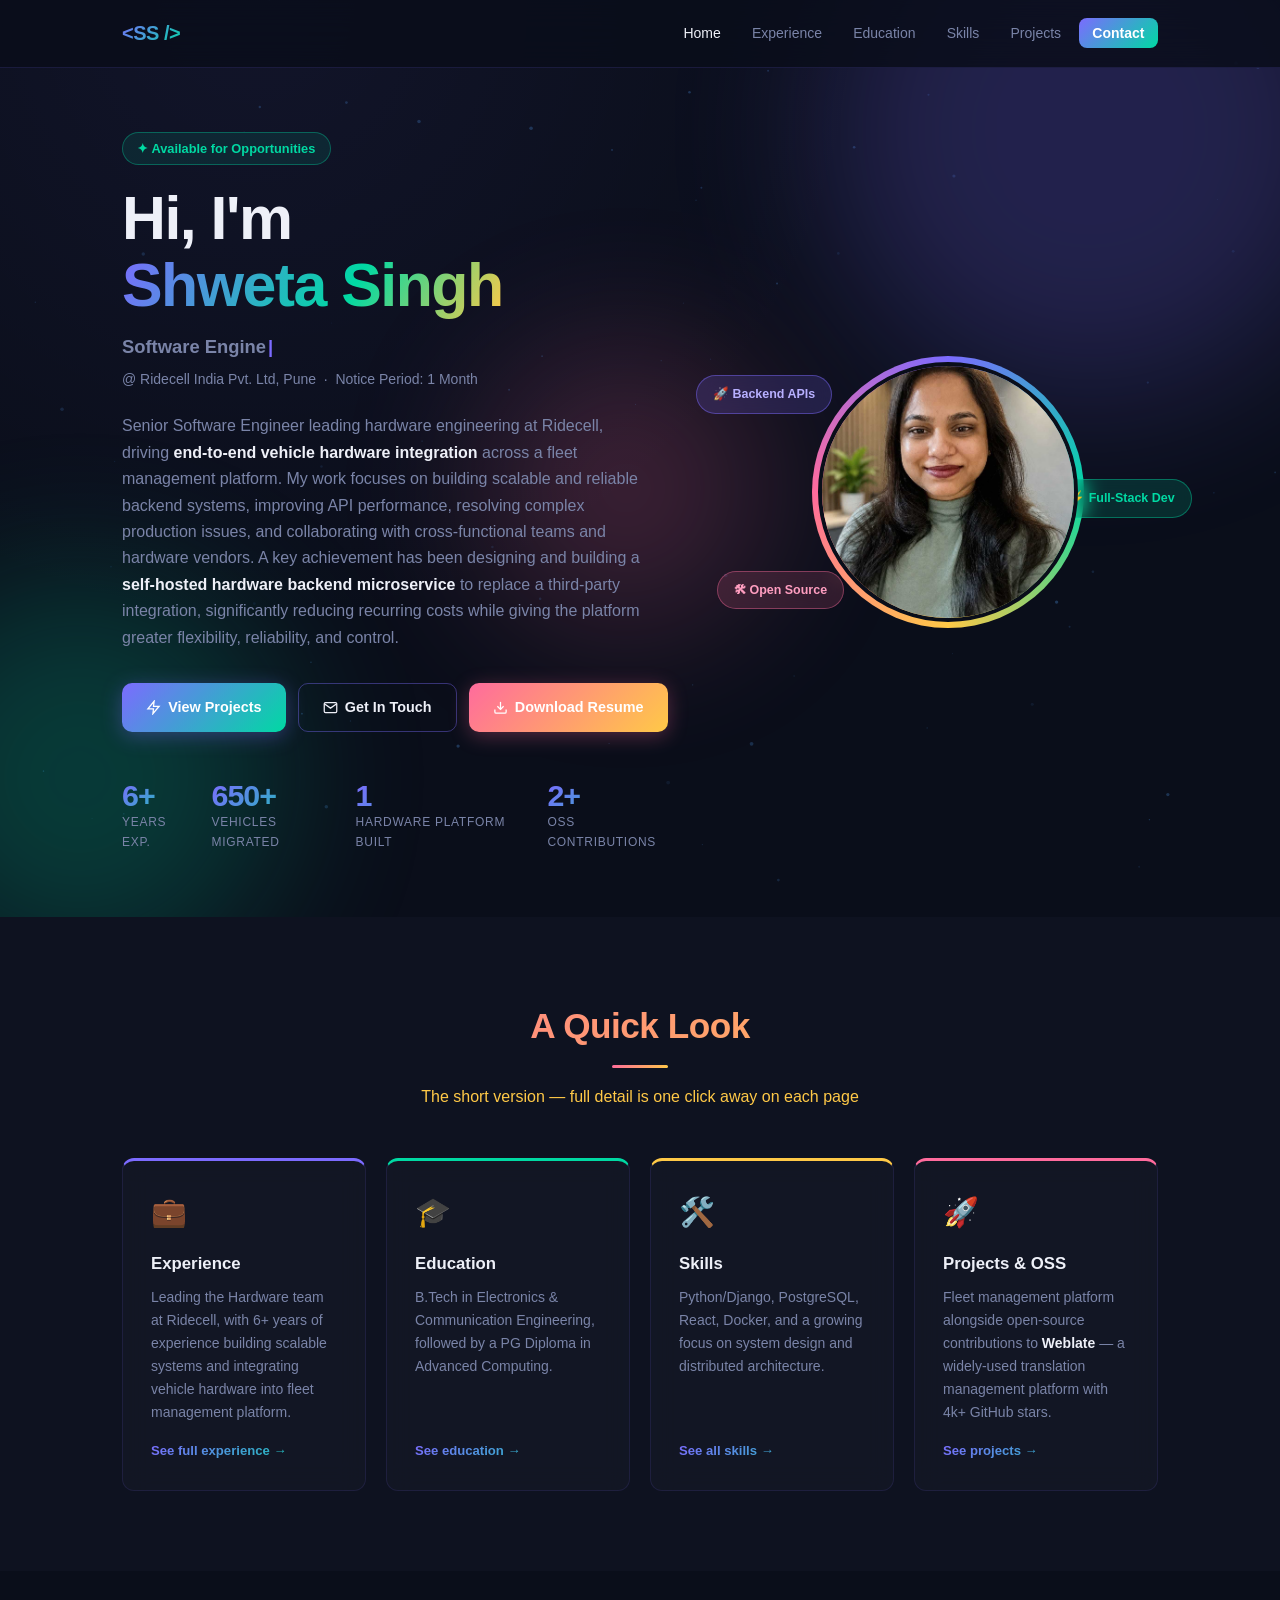
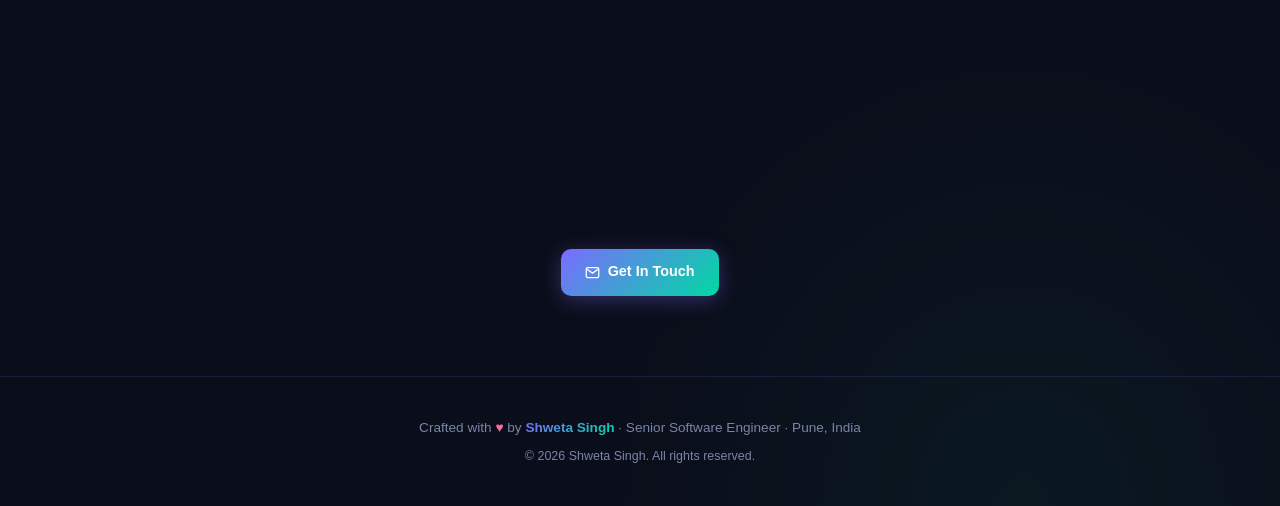
<file: index.html>
<!DOCTYPE html>
<html lang="en">
<head>
  <meta charset="UTF-8" />
  <meta name="viewport" content="width=device-width, initial-scale=1.0" />
  <title>Shweta Singh — Software Engineer</title>
  <meta name="description"
    content="Portfolio of Shweta Singh, a Software Engineer passionate about building reliable, scalable software — from clean backend APIs to polished user-facing features." />
  <meta name="keywords"
    content="Shweta Singh, Software Engineer, Full-Stack Developer, Python, JavaScript, React, Node.js, GitHub" />
  <meta property="og:title" content="Shweta Singh — Software Engineer" />
  <meta property="og:description"
    content="Software Engineer who builds reliable, scalable software. Passionate about clean code, great developer experience, and open source." />
  <link rel="stylesheet" href="style.css" />
  <link rel="icon"
    href="data:image/svg+xml,<svg xmlns='http://www.w3.org/2000/svg' viewBox='0 0 100 100'><text y='.9em' font-size='90'>⚡</text></svg>" />
</head>
<body>

  <!-- Particle Canvas -->
  <canvas id="particle-canvas" style="position:fixed;inset:0;pointer-events:none;z-index:0;opacity:0.35;"></canvas>

  <!-- ─── NAVIGATION ─── -->
  <nav>
    <div class="nav-container">
      <a href="index.html" class="nav-logo">&lt;SS /&gt;</a>
      <ul class="nav-links">
        <li><a href="index.html">Home</a></li>
        <li><a href="experience.html">Experience</a></li>
        <li><a href="education.html">Education</a></li>
        <li><a href="skills.html">Skills</a></li>
        <li><a href="projects.html">Projects</a></li>
        <li><a href="contact.html" class="nav-cta">Contact</a></li>
      </ul>
      <div class="hamburger" id="hamburger">
        <span></span><span></span><span></span>
      </div>
    </div>
  </nav>

  <!-- Mobile nav overlay -->
  <div class="mobile-nav" id="mobile-nav">
    <a href="index.html">Home</a>
    <a href="experience.html">Experience</a>
    <a href="education.html">Education</a>
    <a href="skills.html">Skills</a>
    <a href="projects.html">Projects</a>
    <a href="contact.html">Contact</a>
  </div>

  <!-- ─── HERO ─── -->
  <section id="home">
    <div class="hero-orb hero-orb-1"></div>
    <div class="hero-orb hero-orb-2"></div>
    <div class="hero-orb hero-orb-3"></div>

    <div class="hero-inner">
      <!-- Left: content -->
      <div class="hero-content">
        <div class="hero-badge">&#10022; Available for Opportunities</div>

        <h1 class="hero-name">
          Hi, I'm<br /><span>Shweta Singh</span>
        </h1>

        <div class="hero-role">
          <strong>
            <span id="typed-text">Software Engineer</span><span
              style="color:var(--accent-1);animation:pulse 1s infinite;display:inline-block;margin-left:2px;">|</span>
          </strong>
        </div>

        <div class="hero-company">@ Ridecell India Pvt. Ltd, Pune &nbsp;&middot;&nbsp; Notice Period: 1 Month</div>
        <p class="hero-description">
          Senior Software Engineer leading hardware engineering at Ridecell, driving <strong>end-to-end vehicle hardware integration</strong> across a fleet management platform. My work focuses on building scalable and reliable backend systems, improving API performance, resolving complex production issues, and collaborating with cross-functional teams and hardware vendors. A key achievement has been designing and building a <strong>self-hosted hardware backend microservice</strong> to replace a third-party integration, significantly reducing recurring costs while giving the platform greater flexibility, reliability, and control.
        </p>

        <div class="hero-buttons">
          <a href="projects.html" class="btn btn-primary">
            <svg width="15" height="15" viewBox="0 0 24 24" fill="none" stroke="currentColor" stroke-width="2">
              <polygon points="13 2 3 14 12 14 11 22 21 10 12 10 13 2" />
            </svg>
            View Projects
          </a>
          <a href="contact.html" class="btn btn-outline">
            <svg width="15" height="15" viewBox="0 0 24 24" fill="none" stroke="currentColor" stroke-width="2">
              <path d="M4 4h16c1.1 0 2 .9 2 2v12c0 1.1-.9 2-2 2H4c-1.1 0-2-.9-2-2V6c0-1.1.9-2 2-2z" />
              <polyline points="22,6 12,13 2,6" />
            </svg>
            Get In Touch
          </a>
          <a href="Shweta_Singh_Resume.pdf" download="Shweta_Singh_Resume.pdf" class="btn btn-accent">
            <svg width="15" height="15" viewBox="0 0 24 24" fill="none" stroke="currentColor" stroke-width="2">
              <path d="M21 15v4a2 2 0 0 1-2 2H5a2 2 0 0 1-2-2v-4" />
              <polyline points="7 10 12 15 17 10" />
              <line x1="12" y1="15" x2="12" y2="3" />
            </svg>
            Download Resume
          </a>
        </div>

        <div class="hero-stats">
          <div class="stat-item">
            <div class="stat-num" data-target="6" data-suffix="+">0+</div>
            <div class="stat-label">Years Exp.</div>
          </div>
          <div class="stat-item">
            <div class="stat-num" data-target="1000" data-suffix="+">0+</div>
            <div class="stat-label">Vehicles Migrated</div>
          </div>
          <div class="stat-item">
            <div class="stat-num" data-target="1" data-suffix="">0</div>
            <div class="stat-label">Hardware Platform Built</div>
          </div>
          <div class="stat-item">
            <div class="stat-num" data-target="2" data-suffix="+">0+</div>
            <div class="stat-label">OSS Contributions</div>
          </div>
        </div>
      </div>

      <!-- Right: profile image -->
      <div class="hero-image-container">
        <div class="profile-glow-wrap">
          <div class="profile-glow-ring"></div>
          <div class="profile-img-frame">
            <!-- Replace src with your actual photo filename once added to the repo -->
            <img src="profile.jpeg" alt="Shweta Singh — Software Engineer"
              onerror="this.style.display='none';this.parentElement.querySelector('.profile-initials').style.display='flex';" />
            <div class="profile-initials" style="display:none;width:100%;height:100%;align-items:center;justify-content:center;">SS</div>
          </div>
        </div>

        <div class="tech-float tf-1">&#128640; Backend APIs</div>
        <div class="tech-float tf-2">&#9889; Full-Stack Dev</div>
        <div class="tech-float tf-3">&#128736; Open Source</div>
      </div>
    </div>
  </section>

  <!-- ─── HIGHLIGHTS ─── -->
  <section id="highlights" style="background: var(--bg-secondary);">
    <div class="container">
      <h2 class="section-title reveal" style="text-align:center;background:var(--grad-warm);-webkit-background-clip:text;-webkit-text-fill-color:transparent;background-clip:text;">A Quick Look</h2>
      <span class="section-line reveal" style="margin:0.6rem auto 1rem;background:var(--grad-warm);"></span>
      <p class="section-subtitle reveal" style="text-align:center;margin-left:auto;margin-right:auto;color:var(--accent-4);">The short version — full detail is one click away on each page</p>

      <div class="highlights-grid">
        <a href="experience.html" class="glass-card highlight-card reveal">
          <div class="highlight-icon">&#128188;</div>
          <div class="highlight-title">Experience</div>
          <p class="highlight-desc">
              Leading the Hardware team at Ridecell, with 6+ years of experience building scalable systems and integrating vehicle hardware into fleet management platform.
          </p>
          <span class="highlight-link">See full experience &rarr;</span>
        </a>

        <a href="education.html" class="glass-card highlight-card reveal">
          <div class="highlight-icon">&#127891;</div>
          <div class="highlight-title">Education</div>
          <p class="highlight-desc">
            B.Tech in Electronics &amp; Communication Engineering, followed by a PG Diploma in Advanced Computing.
          </p>
          <span class="highlight-link">See education &rarr;</span>
        </a>

        <a href="skills.html" class="glass-card highlight-card reveal">
          <div class="highlight-icon">&#128736;&#65039;</div>
          <div class="highlight-title">Skills</div>
          <p class="highlight-desc">
            Python/Django, PostgreSQL, React, Docker, and a growing focus on system design and distributed architecture.
          </p>
          <span class="highlight-link">See all skills &rarr;</span>
        </a>

        <a href="projects.html" class="glass-card highlight-card reveal">
          <div class="highlight-icon">&#128640;</div>
          <div class="highlight-title">Projects &amp; OSS</div>
          <p class="highlight-desc">
            Fleet management platform alongside open-source contributions to
            <strong style="color:var(--text);">Weblate</strong> — a widely-used
            translation management platform with 4k+ GitHub stars.
          </p>
          <span class="highlight-link">See projects &rarr;</span>
        </a>
      </div>
    </div>
  </section>

  <!-- ─── CONTACT CTA ─── -->
  <section id="contact-cta">
    <div class="container" style="text-align:center;">
      <h2 class="section-title reveal">Let's Build Something</h2>
      <span class="section-line reveal"></span>
      <p class="section-subtitle reveal">
        Open to Software Engineer, Full-Stack, and Backend roles — always happy to talk about
        Python, distributed systems, interesting problems, or potential collaborations.
      </p>
      <a href="contact.html" class="btn btn-primary reveal">
        <svg width="15" height="15" viewBox="0 0 24 24" fill="none" stroke="currentColor" stroke-width="2">
          <path d="M4 4h16c1.1 0 2 .9 2 2v12c0 1.1-.9 2-2 2H4c-1.1 0-2-.9-2-2V6c0-1.1.9-2 2-2z" />
          <polyline points="22,6 12,13 2,6" />
        </svg>
        Get In Touch
      </a>
    </div>
  </section>

  <!-- ─── FOOTER ─── -->
  <footer>
    <p>Crafted with <span>&#9829;</span> by <strong>Shweta Singh</strong> &middot; Senior Software Engineer &middot; Pune, India</p>
    <p style="margin-top:0.4rem;font-size:0.78rem;">&#169; 2026 Shweta Singh. All rights reserved.</p>
  </footer>

  <script src="script.js"></script>
</body>
</html>
</file>
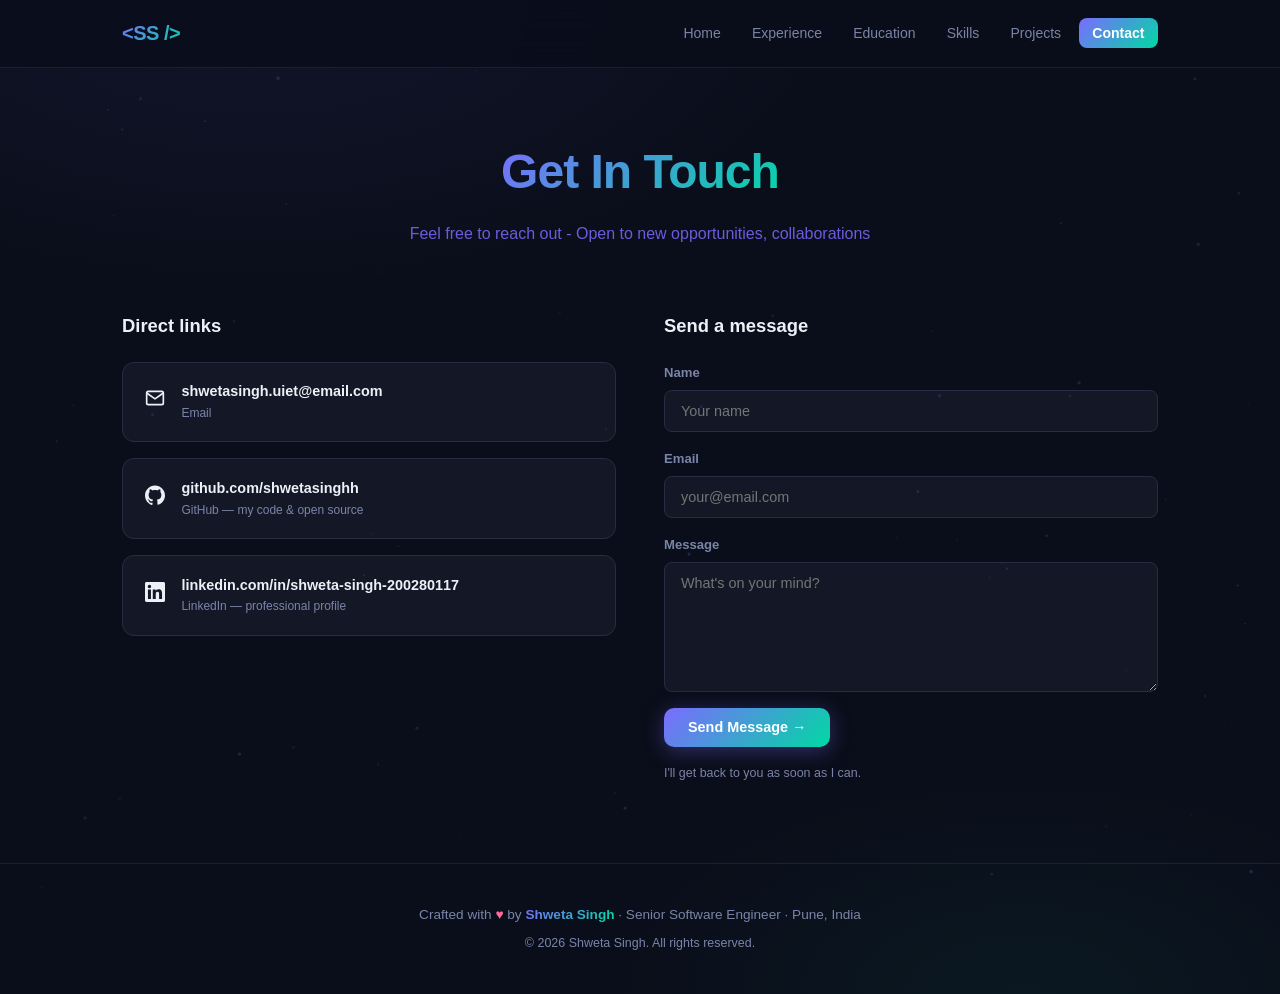
<file: contact.html>
<!DOCTYPE html>
<html lang="en">
<head>
  <meta charset="UTF-8" />
  <meta name="viewport" content="width=device-width, initial-scale=1.0" />
  <title>Contact — Shweta Singh</title>
  <link rel="stylesheet" href="style.css" />
  <link rel="icon"
    href="data:image/svg+xml,<svg xmlns='http://www.w3.org/2000/svg' viewBox='0 0 100 100'><text y='.9em' font-size='90'>⚡</text></svg>" />
  <style>
    .contact-grid {
      display: grid;
      grid-template-columns: 1fr 1fr;
      gap: 3rem;
      align-items: start;
    }
    @media (max-width: 680px) { .contact-grid { grid-template-columns: 1fr; } }

    .contact-links { display: flex; flex-direction: column; gap: 1rem; }
    .contact-link {
      display: flex;
      align-items: center;
      gap: 1rem;
      background: var(--surface);
      border: 1px solid var(--border);
      border-radius: var(--radius);
      padding: 1.1rem 1.4rem;
      color: var(--text);
      font-weight: 600;
      font-size: 0.9rem;
      transition: border-color var(--transition), transform var(--transition);
    }
    .contact-link:hover { border-color: var(--accent-1); transform: translateX(4px); text-decoration: none; }
    .contact-link-icon { font-size: 1.2rem; }
    .contact-link-label { color: var(--muted); font-size: 0.75rem; font-weight: 400; }

    /* Form */
    .contact-form { display: flex; flex-direction: column; gap: 1rem; }
    .form-group { display: flex; flex-direction: column; gap: 0.4rem; }
    label { font-size: 0.82rem; font-weight: 600; color: var(--muted); }
    input, textarea {
      background: var(--surface);
      border: 1px solid var(--border);
      border-radius: 8px;
      color: var(--text);
      font-size: 0.9rem;
      padding: 0.75rem 1rem;
      outline: none;
      transition: border-color var(--transition);
      font-family: inherit;
      resize: vertical;
    }
    input:focus, textarea:focus { border-color: var(--accent-1); }
    textarea { min-height: 130px; }
    .form-note { font-size: 0.78rem; color: var(--muted); }
  </style>
</head>
<body>

  <canvas id="particle-canvas" style="position:fixed;inset:0;pointer-events:none;z-index:0;opacity:0.25;"></canvas>

  <nav>
    <div class="nav-container">
      <a href="index.html" class="nav-logo">&lt;SS /&gt;</a>
      <ul class="nav-links">
        <li><a href="index.html">Home</a></li>
        <li><a href="experience.html">Experience</a></li>
        <li><a href="education.html">Education</a></li>
        <li><a href="skills.html">Skills</a></li>
        <li><a href="projects.html">Projects</a></li>
        <li><a href="contact.html" class="nav-cta">Contact</a></li>
      </ul>
      <div class="hamburger" id="hamburger"><span></span><span></span><span></span></div>
    </div>
  </nav>
  <div class="mobile-nav" id="mobile-nav">
    <a href="index.html">Home</a>
    <a href="experience.html">Experience</a>
    <a href="education.html">Education</a>
    <a href="skills.html">Skills</a>
    <a href="projects.html">Projects</a>
    <a href="contact.html">Contact</a>
  </div>

  <div class="page-hero reveal" style="text-align:center;">
<h1 style="background:linear-gradient(135deg, var(--accent-1), var(--accent-2));-webkit-background-clip:text;-webkit-text-fill-color:transparent;background-clip:text;">Get In Touch</h1>
    <p style="color:var(--accent-1);opacity:0.85;margin:0.6rem auto 0;white-space:nowrap;">Feel free to reach out - Open to new opportunities, collaborations</p>
  </div>

  <div class="container" style="padding-top: 1rem;">
    <div class="contact-grid">

      <!-- Left: social / direct links -->
      <div>
        <h2 style="font-size:1.15rem;margin-bottom:1.25rem;font-weight:700;">Direct links</h2>
        <div class="contact-links">
          <a href="mailto:shwetasingh.uiet@email.com" class="contact-link">
            <span class="contact-link-icon">
              <svg width="20" height="20" viewBox="0 0 24 24" fill="none" stroke="currentColor" stroke-width="2">
                <path d="M4 4h16c1.1 0 2 .9 2 2v12c0 1.1-.9 2-2 2H4c-1.1 0-2-.9-2-2V6c0-1.1.9-2 2-2z"/>
                <polyline points="22,6 12,13 2,6"/>
              </svg>
            </span>
            <div>
              <div>shwetasingh.uiet@email.com</div>
              <div class="contact-link-label">Email</div>
            </div>
          </a>

          <a href="https://github.com/shwetasinghh" class="contact-link" target="_blank" rel="noopener">
            <span class="contact-link-icon">
              <svg width="20" height="20" viewBox="0 0 24 24" fill="currentColor">
                <path d="M12 .5C5.37.5 0 5.87 0 12.5c0 5.3 3.438 9.8 8.205 11.387.6.113.82-.258.82-.577
                         0-.285-.01-1.04-.015-2.04-3.338.724-4.042-1.61-4.042-1.61C4.422 18.07 3.633
                         17.7 3.633 17.7c-1.087-.744.084-.729.084-.729 1.205.084 1.838 1.236 1.838
                         1.236 1.07 1.835 2.809 1.305 3.495.998.108-.776.417-1.305.76-1.605-2.665-.3
                         -5.466-1.332-5.466-5.93 0-1.31.465-2.38 1.235-3.22-.135-.303-.54-1.523.105
                         -3.176 0 0 1.005-.322 3.3 1.23.96-.267 1.98-.399 3-.405 1.02.006 2.04.138
                         3 .405 2.28-1.552 3.285-1.23 3.285-1.23.645 1.653.24 2.873.12 3.176.765.84
                         1.23 1.91 1.23 3.22 0 4.61-2.805 5.625-5.475 5.92.42.36.81 1.096.81 2.22
                         0 1.606-.015 2.896-.015 3.286 0 .315.21.69.825.57C20.565 22.092 24 17.592
                         24 12.5 24 5.87 18.627.5 12 .5z"/>
              </svg>
            </span>
            <div>
              <div>github.com/shwetasinghh</div>
              <div class="contact-link-label">GitHub — my code &amp; open source</div>
            </div>
          </a>

          <a href="https://www.linkedin.com/in/shweta-singh-200280117/" class="contact-link" target="_blank" rel="noopener">
            <span class="contact-link-icon">
              <svg width="20" height="20" viewBox="0 0 24 24" fill="currentColor">
                <path d="M20.447 20.452h-3.554v-5.569c0-1.328-.027-3.037-1.852-3.037-1.853
                         0-2.136 1.445-2.136 2.939v5.667H9.351V9h3.414v1.561h.046c.477-.9
                         1.637-1.85 3.37-1.85 3.601 0 4.267 2.37 4.267 5.455v6.286zM5.337
                         7.433a2.062 2.062 0 01-2.063-2.065 2.064 2.064 0 112.063 2.065zm1.782
                         13.019H3.555V9h3.564v11.452zM22.225 0H1.771C.792 0 0 .774 0 1.729v20.542C0
                         23.227.792 24 1.771 24h20.451C23.2 24 24 23.227 24 22.271V1.729C24 .774
                         23.2 0 22.222 0h.003z"/>
              </svg>
            </span>
            <div>
              <div>linkedin.com/in/shweta-singh-200280117</div>
              <div class="contact-link-label">LinkedIn — professional profile</div>
            </div>
          </a>
        </div>
      </div>

      <!-- Right: quick message form (static — wire up with Formspree or similar) -->
      <div>
        <h2 style="font-size:1.15rem;margin-bottom:1.25rem;font-weight:700;">Send a message</h2>
        <!--
          To make this form functional, replace ACTION_URL below with a Formspree endpoint:
          1. Go to https://formspree.io and create a free form
          2. Replace ACTION_URL with https://formspree.io/f/YOUR_ID
        -->
        <form class="contact-form" action="ACTION_URL" method="POST">
          <div class="form-group">
            <label for="name">Name</label>
            <input type="text" id="name" name="name" placeholder="Your name" required />
          </div>
          <div class="form-group">
            <label for="email">Email</label>
            <input type="email" id="email" name="email" placeholder="your@email.com" required />
          </div>
          <div class="form-group">
            <label for="message">Message</label>
            <textarea id="message" name="message" placeholder="What's on your mind?" required></textarea>
          </div>
          <button type="submit" class="btn btn-primary" style="align-self:flex-start;">
            Send Message &rarr;
          </button>
          <p class="form-note">I'll get back to you as soon as I can.</p>
        </form>
      </div>

    </div>
  </div>

  <footer>
    <p>Crafted with <span>&#9829;</span> by <strong>Shweta Singh</strong> &middot; Senior Software Engineer &middot; Pune, India</p>
    <p style="margin-top:0.4rem;font-size:0.78rem;">&#169; 2026 Shweta Singh. All rights reserved.</p>
  </footer>

  <script src="script.js"></script>
</body>
</html>
</file>
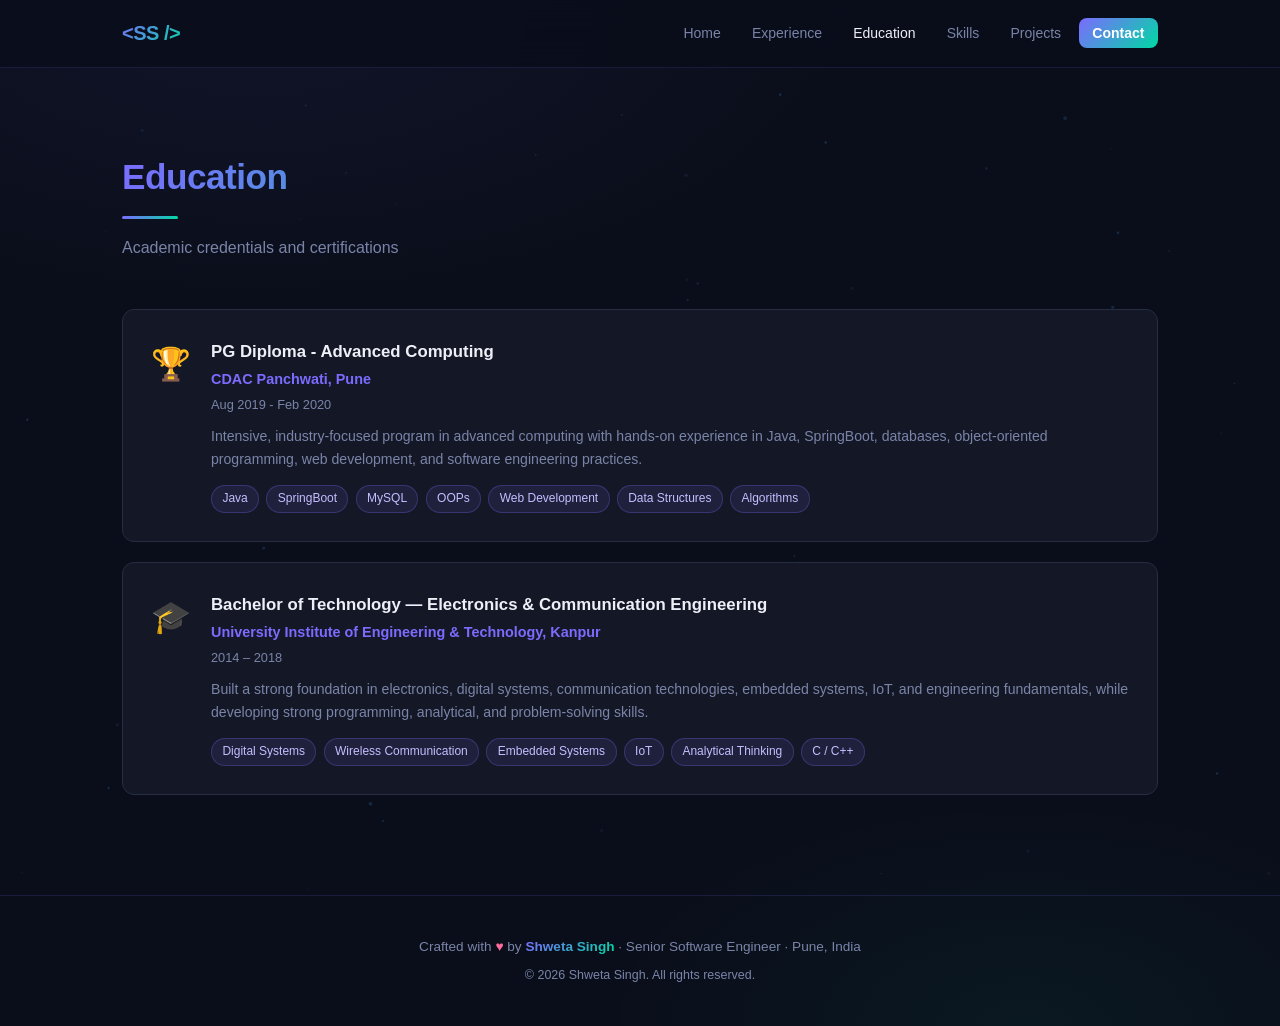
<file: education.html>
<!DOCTYPE html>
<html lang="en">
<head>
  <meta charset="UTF-8" />
  <meta name="viewport" content="width=device-width, initial-scale=1.0" />
  <title>Education — Shweta Singh</title>
  <link rel="stylesheet" href="style.css" />
  <link rel="icon"
    href="data:image/svg+xml,<svg xmlns='http://www.w3.org/2000/svg' viewBox='0 0 100 100'><text y='.9em' font-size='90'>⚡</text></svg>" />
  <style>
    .edu-card {
      background: var(--surface);
      border: 1px solid var(--border);
      border-radius: var(--radius);
      padding: 1.75rem;
      margin-bottom: 1.25rem;
      display: flex;
      gap: 1.25rem;
      align-items: flex-start;
      transition: border-color var(--transition), transform var(--transition);
    }
    .edu-card:hover { border-color: var(--accent-1); transform: translateY(-2px); }
    .edu-icon { font-size: 2rem; flex-shrink: 0; }
    .edu-degree { font-size: 1.05rem; font-weight: 800; }
    .edu-school { color: var(--accent-1); font-weight: 600; font-size: 0.9rem; margin-top: 0.15rem; }
    .edu-period { font-size: 0.8rem; color: var(--muted); margin-top: 0.15rem; }
    .edu-desc { font-size: 0.88rem; color: var(--muted); margin-top: 0.6rem; }
    .edu-tags { display: flex; flex-wrap: wrap; gap: 0.45rem; margin-top: 0.85rem; }
    .edu-tag {
      font-size: 0.75rem;
      padding: 0.2rem 0.65rem;
      border-radius: 16px;
      background: rgba(124,107,255,0.1);
      border: 1px solid rgba(124,107,255,0.28);
      color: #c4beff;
      font-weight: 500;
    }
  </style>
</head>
<body>

  <canvas id="particle-canvas" style="position:fixed;inset:0;pointer-events:none;z-index:0;opacity:0.25;"></canvas>

  <nav>
    <div class="nav-container">
      <a href="index.html" class="nav-logo">&lt;SS /&gt;</a>
      <ul class="nav-links">
        <li><a href="index.html">Home</a></li>
        <li><a href="experience.html">Experience</a></li>
        <li><a href="education.html">Education</a></li>
        <li><a href="skills.html">Skills</a></li>
        <li><a href="projects.html">Projects</a></li>
        <li><a href="contact.html" class="nav-cta">Contact</a></li>
      </ul>
      <div class="hamburger" id="hamburger"><span></span><span></span><span></span></div>
    </div>
  </nav>
  <div class="mobile-nav" id="mobile-nav">
    <a href="index.html">Home</a>
    <a href="experience.html">Experience</a>
    <a href="education.html">Education</a>
    <a href="skills.html">Skills</a>
    <a href="projects.html">Projects</a>
    <a href="contact.html">Contact</a>
  </div>

  <section class="page-section">
    <div class="container">
      <h2 class="section-title reveal">Education</h2>
      <span class="section-line reveal"></span>
      <p class="section-subtitle reveal" style="white-space:nowrap;">Academic credentials and certifications</p>

    <div class="edu-card reveal">
      <div class="edu-icon">&#127942;</div>
      <div>
        <div class="edu-degree">PG Diploma - Advanced Computing</div>
        <div class="edu-school">CDAC Panchwati, Pune</div>
        <div class="edu-period">Aug 2019 - Feb 2020</div>
        <p class="edu-desc">
          Intensive, industry-focused program in advanced computing with hands-on experience in Java, SpringBoot, databases, object-oriented programming, web development, and software engineering practices.
        </p>
        <div class="edu-tags">
          <span class="edu-tag">Java</span>
          <span class="edu-tag">SpringBoot</span>
          <span class="edu-tag">MySQL</span>
          <span class="edu-tag">OOPs</span>
          <span class="edu-tag">Web Development</span>
          <span class="edu-tag">Data Structures</span>
          <span class="edu-tag">Algorithms</span>
        </div>
      </div>
    </div>

    <div class="edu-card reveal">
      <div class="edu-icon">&#127891;</div>
      <div>
        <div class="edu-degree">Bachelor of Technology — Electronics & Communication Engineering</div>
        <div class="edu-school">University Institute of Engineering & Technology, Kanpur</div>
        <div class="edu-period">2014 – 2018</div>
        <p class="edu-desc">
          Built a strong foundation in electronics, digital systems, communication technologies, embedded systems, IoT, and engineering fundamentals, while developing strong programming, analytical, and problem-solving skills.
        </p>
        <div class="edu-tags">
          <span class="edu-tag">Digital Systems</span>
          <span class="edu-tag">Wireless Communication</span>
          <span class="edu-tag">Embedded Systems</span>
          <span class="edu-tag">IoT</span>
          <span class="edu-tag">Analytical Thinking</span>
          <span class="edu-tag">C / C++</span>
        </div>
      </div>
    </div>

    </div>
  </section>

  <footer>
    <p>Crafted with <span>&#9829;</span> by <strong>Shweta Singh</strong> &middot; Senior Software Engineer &middot; Pune, India</p>
    <p style="margin-top:0.4rem;font-size:0.78rem;">&#169; 2026 Shweta Singh. All rights reserved.</p>
  </footer>

  <script src="script.js"></script>
</body>
</html>
</file>
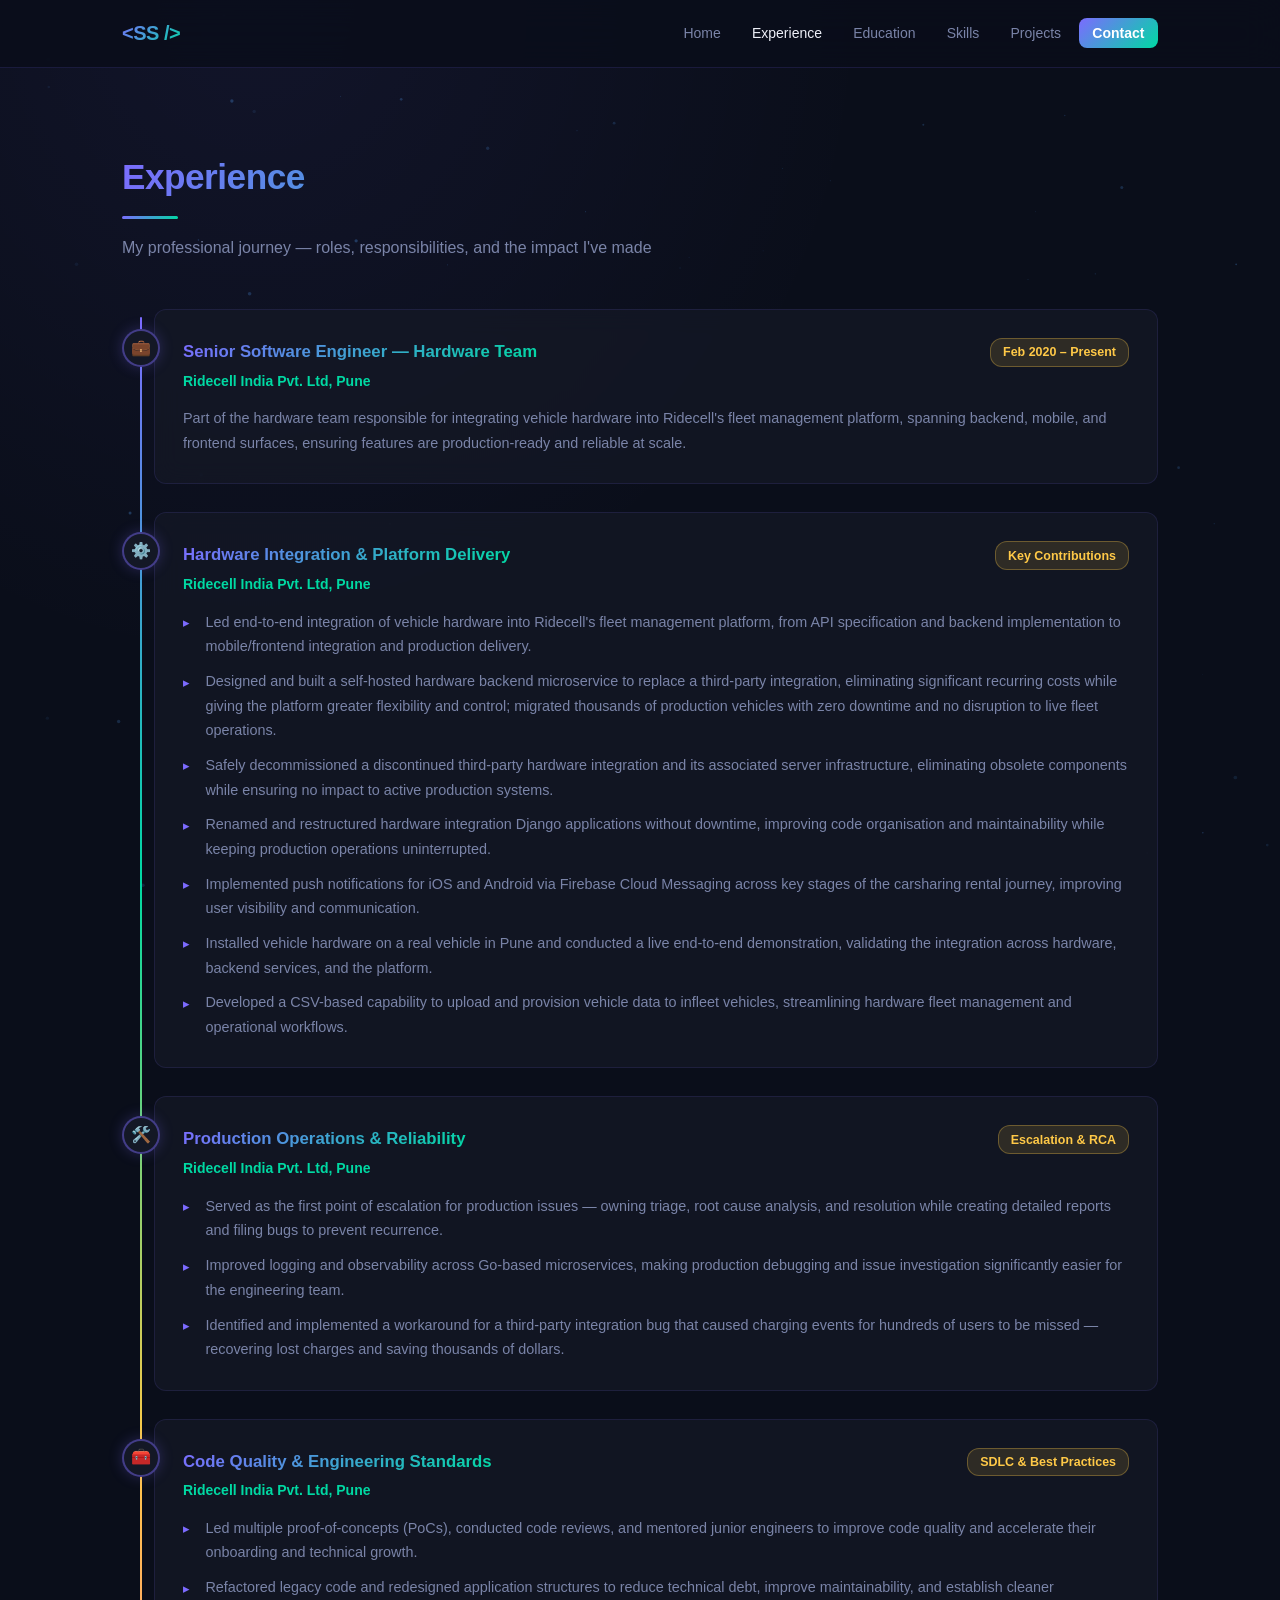
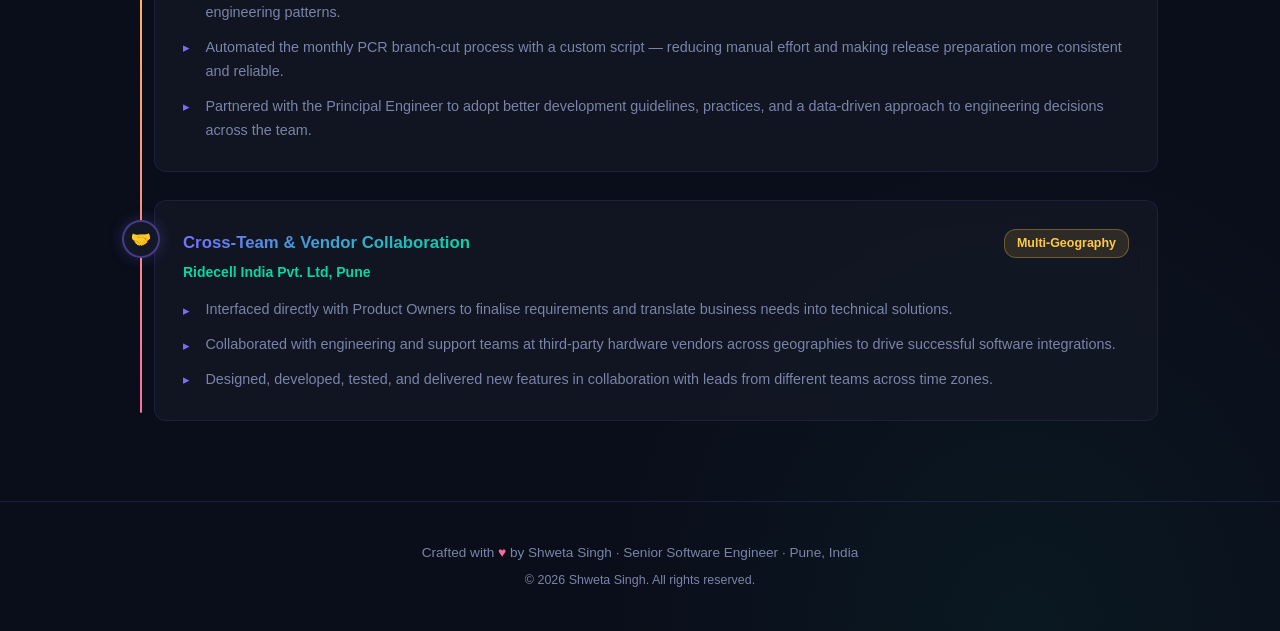
<file: experience.html>
<!DOCTYPE html>
<html lang="en">
<head>
  <meta charset="UTF-8" />
  <meta name="viewport" content="width=device-width, initial-scale=1.0" />
  <title>Experience — Shweta Singh</title>
  <meta name="description"
    content="Shweta Singh's professional experience as Senior Software Engineer on the Hardware Team at Ridecell India — vehicle hardware integration, backend microservices, and production operations." />
  <link rel="stylesheet" href="style.css" />
  <link rel="icon"
    href="data:image/svg+xml,<svg xmlns='http://www.w3.org/2000/svg' viewBox='0 0 100 100'><text y='.9em' font-size='90'>⚡</text></svg>" />
</head>
<body>

  <canvas id="particle-canvas" style="position:fixed;inset:0;pointer-events:none;z-index:0;opacity:0.35;"></canvas>

  <!-- ─── NAVIGATION ─── -->
  <nav>
    <div class="nav-container">
      <a href="index.html" class="nav-logo">&lt;SS /&gt;</a>
      <ul class="nav-links">
        <li><a href="index.html">Home</a></li>
        <li><a href="experience.html">Experience</a></li>
        <li><a href="education.html">Education</a></li>
        <li><a href="skills.html">Skills</a></li>
        <li><a href="projects.html">Projects</a></li>
        <li><a href="contact.html" class="nav-cta">Contact</a></li>
      </ul>
      <div class="hamburger" id="hamburger">
        <span></span><span></span><span></span>
      </div>
    </div>
  </nav>
  <div class="mobile-nav" id="mobile-nav">
    <a href="index.html">Home</a>
    <a href="experience.html">Experience</a>
    <a href="education.html">Education</a>
    <a href="skills.html">Skills</a>
    <a href="projects.html">Projects</a>
    <a href="contact.html">Contact</a>
  </div>

  <!-- ─── EXPERIENCE ─── -->
  <section id="experience" class="page-section">
    <div class="container">
      <h2 class="section-title reveal">Experience</h2>
      <span class="section-line reveal"></span>
      <p class="section-subtitle reveal" style="white-space:nowrap;">My professional journey — roles, responsibilities, and the impact I've made</p>

      <div class="timeline">

        <!-- ── Role Header ── -->
        <div class="timeline-item reveal">
          <div class="timeline-dot">&#128188;</div>
          <div class="timeline-content glass-card">
            <div class="timeline-header">
              <div>
                <div class="timeline-title">Senior Software Engineer — Hardware Team</div>
                <div class="timeline-company">Ridecell India Pvt. Ltd, Pune</div>
              </div>
              <span class="timeline-period">Feb 2020 – Present</span>
            </div>
            <p class="timeline-desc">
              Part of the hardware team responsible for integrating vehicle hardware into
              Ridecell's fleet management platform, spanning backend, mobile, and frontend
              surfaces, ensuring features are production-ready and reliable at scale.
            </p>
          </div>
        </div>

        <!-- ── Hardware Integration & Platform Delivery ── -->
        <div class="timeline-item reveal">
          <div class="timeline-dot">&#9881;&#65039;</div>
          <div class="timeline-content glass-card">
            <div class="timeline-header">
              <div>
                <div class="timeline-title">Hardware Integration &amp; Platform Delivery</div>
                <div class="timeline-company">Ridecell India Pvt. Ltd, Pune</div>
              </div>
              <span class="timeline-period">Key Contributions</span>
            </div>
            <ul class="achievement-list">
              <li>Led end-to-end integration of vehicle hardware into Ridecell's fleet management platform, from API specification and backend implementation to mobile/frontend integration and production delivery.</li>
              <li>Designed and built a self-hosted hardware backend microservice to replace a third-party integration, eliminating significant recurring costs while giving the platform greater flexibility and control; migrated thousands of production vehicles with zero downtime and no disruption to live fleet operations.</li>
              <li>Safely decommissioned a discontinued third-party hardware integration and its associated server infrastructure, eliminating obsolete components while ensuring no impact to active production systems.</li>
              <li>Renamed and restructured hardware integration Django applications without downtime, improving code organisation and maintainability while keeping production operations uninterrupted.</li>
              <li>Implemented push notifications for iOS and Android via Firebase Cloud Messaging across key stages of the carsharing rental journey, improving user visibility and communication.</li>
              <li>Installed vehicle hardware on a real vehicle in Pune and conducted a live end-to-end demonstration, validating the integration across hardware, backend services, and the platform.</li>
              <li>Developed a CSV-based capability to upload and provision vehicle data to infleet vehicles, streamlining hardware fleet management and operational workflows.</li>
            </ul>
          </div>
        </div>

        <!-- ── Production Operations & Reliability ── -->
        <div class="timeline-item reveal">
          <div class="timeline-dot">&#128736;&#65039;</div>
          <div class="timeline-content glass-card">
            <div class="timeline-header">
              <div>
                <div class="timeline-title">Production Operations &amp; Reliability</div>
                <div class="timeline-company">Ridecell India Pvt. Ltd, Pune</div>
              </div>
              <span class="timeline-period">Escalation &amp; RCA</span>
            </div>
            <ul class="achievement-list">
              <li>Served as the first point of escalation for production issues — owning triage, root cause analysis, and resolution while creating detailed reports and filing bugs to prevent recurrence.</li>
              <li>Improved logging and observability across Go-based microservices, making production debugging and issue investigation significantly easier for the engineering team.</li>
              <li>Identified and implemented a workaround for a third-party integration bug that caused charging events for hundreds of users to be missed — recovering lost charges and saving thousands of dollars.</li>
            </ul>
          </div>
        </div>

        <!-- ── Code Quality & Engineering Standards ── -->
        <div class="timeline-item reveal">
          <div class="timeline-dot">&#129520;</div>
          <div class="timeline-content glass-card">
            <div class="timeline-header">
              <div>
                <div class="timeline-title">Code Quality &amp; Engineering Standards</div>
                <div class="timeline-company">Ridecell India Pvt. Ltd, Pune</div>
              </div>
              <span class="timeline-period">SDLC &amp; Best Practices</span>
            </div>
            <ul class="achievement-list">
              <li>Led multiple proof-of-concepts (PoCs), conducted code reviews, and mentored junior engineers to improve code quality and accelerate their onboarding and technical growth.</li>
              <li>Refactored legacy code and redesigned application structures to reduce technical debt, improve maintainability, and establish cleaner engineering patterns.</li>
              <li>Automated the monthly PCR branch-cut process with a custom script — reducing manual effort and making release preparation more consistent and reliable.</li>
              <li>Partnered with the Principal Engineer to adopt better development guidelines, practices, and a data-driven approach to engineering decisions across the team.</li>
            </ul>
          </div>
        </div>

        <!-- ── Cross-Team & Vendor Collaboration ── -->
        <div class="timeline-item reveal">
          <div class="timeline-dot">&#129309;</div>
          <div class="timeline-content glass-card">
            <div class="timeline-header">
              <div>
                <div class="timeline-title">Cross-Team &amp; Vendor Collaboration</div>
                <div class="timeline-company">Ridecell India Pvt. Ltd, Pune</div>
              </div>
              <span class="timeline-period">Multi-Geography</span>
            </div>
            <ul class="achievement-list">
              <li>Interfaced directly with Product Owners to finalise requirements and translate business needs into technical solutions.</li>
              <li>Collaborated with engineering and support teams at third-party hardware vendors across geographies to drive successful software integrations.</li>
              <li>Designed, developed, tested, and delivered new features in collaboration with leads from different teams across time zones.</li>
            </ul>
          </div>
        </div>

      </div>
    </div>
  </section>

  <!-- ─── FOOTER ─── -->
  <footer>
    <p>Crafted with <span>&#9829;</span> by Shweta Singh &middot; Senior Software Engineer &middot; Pune, India</p>
    <p style="margin-top:0.4rem;font-size:0.78rem;">&#169; 2026 Shweta Singh. All rights reserved.</p>
  </footer>

  <script src="script.js"></script>
</body>
</html>
</file>
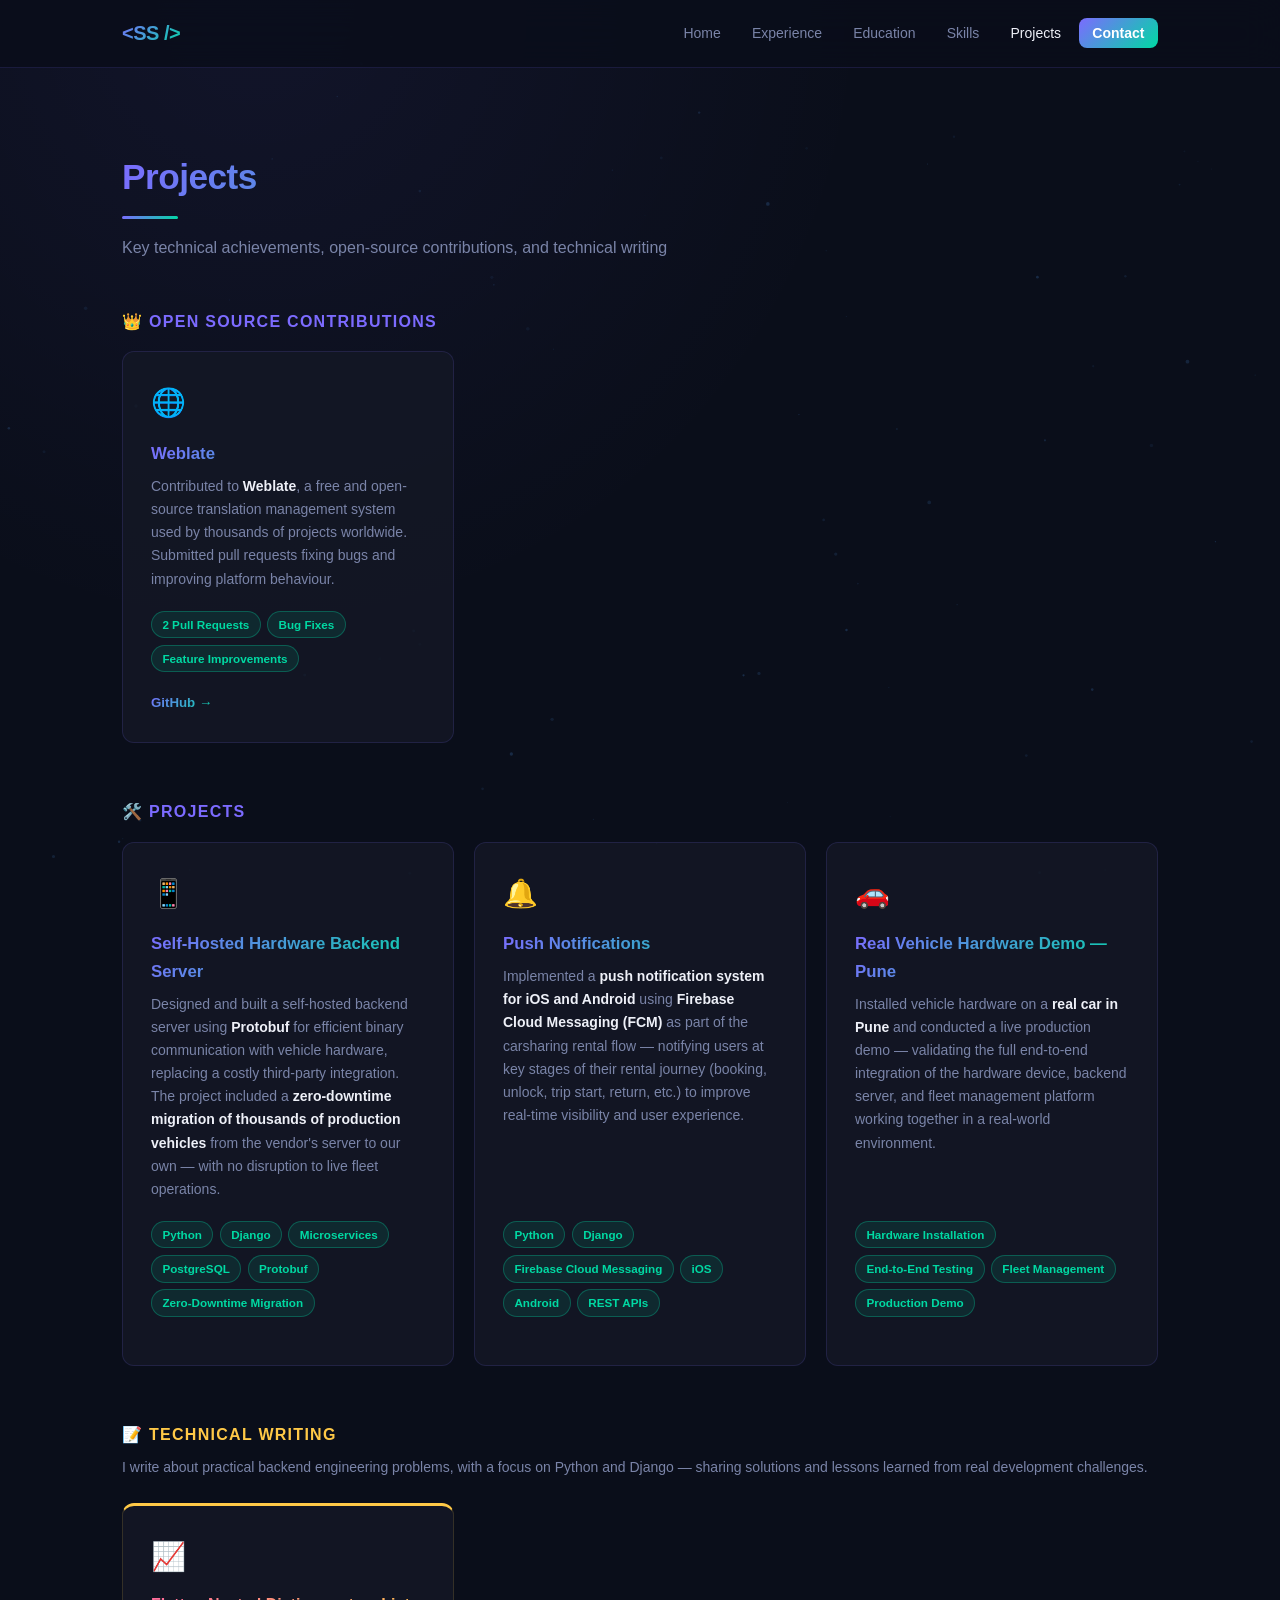
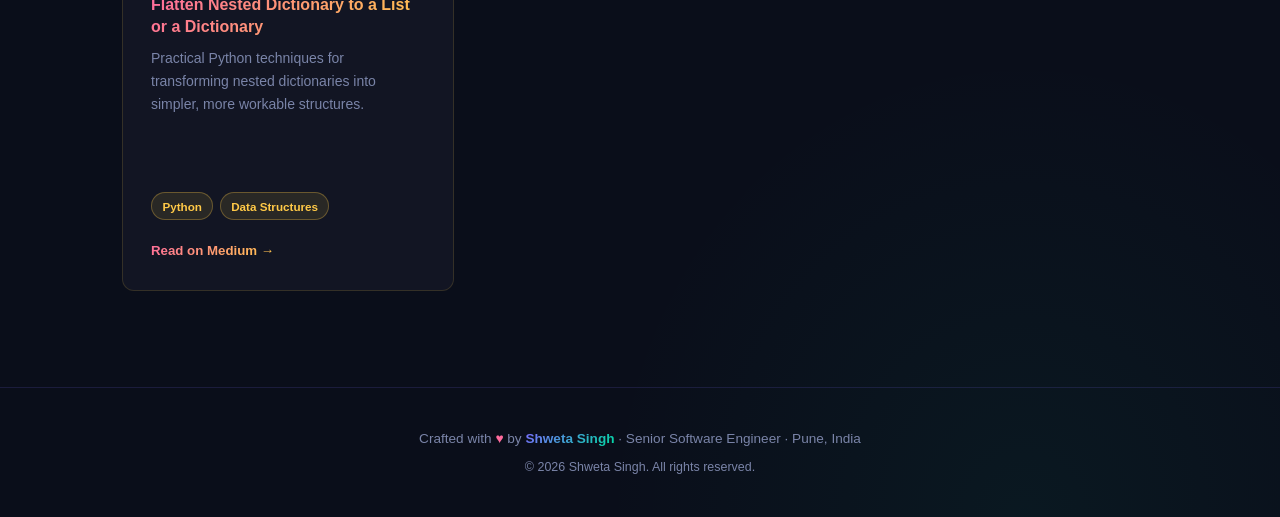
<file: projects.html>
<!DOCTYPE html>
<html lang="en">
<head>
  <meta charset="UTF-8" />
  <meta name="viewport" content="width=device-width, initial-scale=1.0" />
  <title>Projects — Shweta Singh</title>
  <link rel="stylesheet" href="style.css" />
  <link rel="icon"
    href="data:image/svg+xml,<svg xmlns='http://www.w3.org/2000/svg' viewBox='0 0 100 100'><text y='.9em' font-size='90'>⚡</text></svg>" />
  <style>
    .writing-grid {
      display: grid;
      grid-template-columns: repeat(auto-fill, minmax(300px, 1fr));
      gap: 1.25rem;
    }
    .writing-card {
      background: rgba(20, 24, 38, 0.8);
      border: 1px solid rgba(255,201,71,0.15);
      border-radius: var(--radius);
      padding: 1.75rem;
      display: flex;
      flex-direction: column;
      transition: border-color var(--transition), transform var(--transition), box-shadow var(--transition);
    }
    .writing-card:hover {
      border-color: var(--accent-4);
      transform: translateY(-5px);
      box-shadow: 0 16px 48px rgba(255,201,71,0.14);
    }
    .writing-card:nth-child(1) { border-top: 3px solid var(--accent-4); }
    .writing-card:nth-child(2) { border-top: 3px solid var(--accent-3); }
    .writing-card:nth-child(3) { border-top: 3px solid var(--accent-2); }
    .writing-icon { font-size: 1.75rem; margin-bottom: 0.85rem; }
    .writing-title {
      font-size: 1rem; font-weight: 800; margin-bottom: 0.5rem; line-height: 1.4;
      background: var(--grad-warm);
      -webkit-background-clip: text;
      -webkit-text-fill-color: transparent;
      background-clip: text;
      display: inline-block;
    }
    .writing-desc { font-size: 0.875rem; color: var(--muted); flex: 1; margin-bottom: 1.25rem; }
    .writing-tags { display: flex; flex-wrap: wrap; gap: 0.4rem; margin-bottom: 1.25rem; }
    .writing-tag {
      font-size: 0.73rem;
      padding: 0.2rem 0.65rem;
      border-radius: 16px;
      background: rgba(255,201,71,0.1);
      border: 1px solid rgba(255,201,71,0.3);
      color: var(--accent-4);
      font-weight: 600;
    }
    .writing-links { display: flex; gap: 1rem; font-size: 0.83rem; margin-top: auto; }
    .writing-links a {
      font-weight: 700;
      background: var(--grad-warm);
      -webkit-background-clip: text;
      -webkit-text-fill-color: transparent;
      background-clip: text;
    }
    .writing-links a:hover { text-decoration: underline; }
    .projects-grid {
      display: grid;
      grid-template-columns: repeat(auto-fill, minmax(300px, 1fr));
      gap: 1.25rem;
    }
    .proj-card {
      background: rgba(20, 24, 38, 0.8);
      border: 1px solid rgba(124,107,255,0.15);
      border-radius: var(--radius);
      padding: 1.75rem;
      display: flex;
      flex-direction: column;
      transition: border-color var(--transition), transform var(--transition), box-shadow var(--transition);
    }
    .proj-card:hover {
      border-color: var(--accent-1);
      transform: translateY(-5px);
      box-shadow: 0 16px 48px rgba(124,107,255,0.18);
    }
    .proj-icon { font-size: 1.75rem; margin-bottom: 0.85rem; }
    .proj-title {
      font-size: 1.05rem; font-weight: 800; margin-bottom: 0.45rem;
      background: var(--grad-primary);
      -webkit-background-clip: text;
      -webkit-text-fill-color: transparent;
      background-clip: text;
      display: inline-block;
    }
    .proj-desc { font-size: 0.875rem; color: var(--muted); flex: 1; margin-bottom: 1.25rem; }
    .proj-tags { display: flex; flex-wrap: wrap; gap: 0.4rem; margin-bottom: 1.25rem; }
    .proj-tag {
      font-size: 0.73rem;
      padding: 0.2rem 0.65rem;
      border-radius: 16px;
      background: rgba(0,217,163,0.1);
      border: 1px solid rgba(0,217,163,0.3);
      color: var(--accent-2);
      font-weight: 600;
    }
    .proj-links { display: flex; gap: 1rem; font-size: 0.83rem; }
    .proj-links a {
      color: var(--accent-1);
      font-weight: 700;
      background: var(--grad-primary);
      -webkit-background-clip: text;
      -webkit-text-fill-color: transparent;
      background-clip: text;
    }
    .proj-links a:hover { text-decoration: underline; }
  </style>
</head>
<body>

  <canvas id="particle-canvas" style="position:fixed;inset:0;pointer-events:none;z-index:0;opacity:0.25;"></canvas>

  <nav>
    <div class="nav-container">
      <a href="index.html" class="nav-logo">&lt;SS /&gt;</a>
      <ul class="nav-links">
        <li><a href="index.html">Home</a></li>
        <li><a href="experience.html">Experience</a></li>
        <li><a href="education.html">Education</a></li>
        <li><a href="skills.html">Skills</a></li>
        <li><a href="projects.html">Projects</a></li>
        <li><a href="contact.html" class="nav-cta">Contact</a></li>
      </ul>
      <div class="hamburger" id="hamburger"><span></span><span></span><span></span></div>
    </div>
  </nav>
  <div class="mobile-nav" id="mobile-nav">
    <a href="index.html">Home</a>
    <a href="experience.html">Experience</a>
    <a href="education.html">Education</a>
    <a href="skills.html">Skills</a>
    <a href="projects.html">Projects</a>
    <a href="contact.html">Contact</a>
  </div>

  <section class="page-section">
    <div class="container">
      <h2 class="section-title reveal">Projects</h2>
      <span class="section-line reveal"></span>
      <p class="section-subtitle reveal" style="white-space:nowrap;">Key technical achievements, open-source contributions, and technical writing</p>

    <!-- Open Source Contributions -->
    <h2 style="font-size:1rem;font-weight:700;text-transform:uppercase;letter-spacing:0.08em;color:var(--accent-1);margin-bottom:1rem;" class="reveal">
      &#128081; Open Source Contributions
    </h2>
    <div class="projects-grid" style="margin-bottom:3.5rem;">

      <div class="proj-card reveal">
        <div class="proj-icon">&#127760;</div>
        <div class="proj-title">Weblate</div>
        <p class="proj-desc">
          Contributed to <strong style="color:var(--text);">Weblate</strong>, a free and open-source
          translation management system used by thousands of projects worldwide.
          Submitted pull requests fixing bugs and improving platform behaviour.
        </p>
        <div class="proj-tags">
          <span class="proj-tag">2 Pull Requests</span>
          <span class="proj-tag">Bug Fixes</span>
          <span class="proj-tag">Feature Improvements</span>
        </div>
        <div class="proj-links">
          <a href="https://github.com/WeblateOrg/weblate" target="_blank" rel="noopener">GitHub &rarr;</a>
        </div>
      </div>

    </div>

    <!-- Personal Projects -->
    <h2 style="font-size:1rem;font-weight:700;text-transform:uppercase;letter-spacing:0.08em;color:var(--accent-1);margin-bottom:1rem;" class="reveal">
      &#128736;&#65039; Projects
    </h2>
    <div class="projects-grid">

      <div class="proj-card reveal">
        <div class="proj-icon">&#128241;</div>
        <div class="proj-title">Self-Hosted Hardware Backend Server</div>
        <p class="proj-desc">
          Designed and built a self-hosted backend server using <strong style="color:var(--text);">Protobuf</strong> for efficient binary communication with vehicle hardware, replacing a costly third-party integration.
          The project included a <strong style="color:var(--text);">zero-downtime migration of thousands of production vehicles</strong> from the vendor's server to our own — with no disruption to live fleet operations.
        </p>
        <div class="proj-tags">
          <span class="proj-tag">Python</span>
          <span class="proj-tag">Django</span>
          <span class="proj-tag">Microservices</span>
          <span class="proj-tag">PostgreSQL</span>
          <span class="proj-tag">Protobuf</span>
          <span class="proj-tag">Zero-Downtime Migration</span>
        </div>
      </div>

      <div class="proj-card reveal">
        <div class="proj-icon">&#128276;</div>
        <div class="proj-title">Push Notifications</div>
        <p class="proj-desc">
          Implemented a <strong style="color:var(--text);">push notification system for iOS and Android</strong>
          using <strong style="color:var(--text);">Firebase Cloud Messaging (FCM)</strong> as part of the
          carsharing rental flow — notifying users at key stages of their rental journey
          (booking, unlock, trip start, return, etc.) to improve real-time visibility and user experience.
        </p>
        <div class="proj-tags">
          <span class="proj-tag">Python</span>
          <span class="proj-tag">Django</span>
          <span class="proj-tag">Firebase Cloud Messaging</span>
          <span class="proj-tag">iOS</span>
          <span class="proj-tag">Android</span>
          <span class="proj-tag">REST APIs</span>
        </div>
      </div>

      <div class="proj-card reveal">
        <div class="proj-icon">&#128663;</div>
        <div class="proj-title">Real Vehicle Hardware Demo — Pune</div>
        <p class="proj-desc">
          Installed vehicle hardware on a <strong style="color:var(--text);">real car in Pune</strong> and
          conducted a live production demo — validating the full end-to-end integration of the hardware
          device, backend server, and fleet management platform working together in a real-world environment.
        </p>
        <div class="proj-tags">
          <span class="proj-tag">Hardware Installation</span>
          <span class="proj-tag">End-to-End Testing</span>
          <span class="proj-tag">Fleet Management</span>
          <span class="proj-tag">Production Demo</span>
        </div>
      </div>

    </div>

    <!-- Technical Writing -->
    <h2 style="font-size:1rem;font-weight:700;text-transform:uppercase;letter-spacing:0.08em;color:var(--accent-4);margin-top:3.5rem;margin-bottom:0.5rem;" class="reveal">
      &#128221; Technical Writing
    </h2>
    <p style="font-size:0.875rem;color:var(--muted);margin-bottom:1.5rem;" class="reveal">
      I write about practical backend engineering problems, with a focus on Python and Django — sharing solutions and lessons learned from real development challenges.
    </p>
    <div class="writing-grid" style="margin-bottom:1rem;">

      <div class="writing-card reveal">
        <div class="writing-icon">&#128200;</div>
        <div class="writing-title">Flatten Nested Dictionary to a List or a Dictionary</div>
        <p class="writing-desc">Practical Python techniques for transforming nested dictionaries into simpler, more workable structures.</p>
        <div class="writing-tags">
          <span class="writing-tag">Python</span>
          <span class="writing-tag">Data Structures</span>
        </div>
        <div class="writing-links">
          <a href="https://medium.com/@shweta17/flatten-nested-dictionary-to-a-list-or-a-dictionary-10a938d8285d" target="_blank" rel="noopener">Read on Medium &rarr;</a>
        </div>
      </div>

      <div class="writing-card reveal">
        <div class="writing-icon">&#128273;</div>
        <div class="writing-title">How to Change the Primary Key of a Django Model from AutoField ID to One-to-One Foreign Key</div>
        <p class="writing-desc">A practical guide to changing a Django model's primary key while handling the underlying database migration safely.</p>
        <div class="writing-tags">
          <span class="writing-tag">Django</span>
          <span class="writing-tag">PostgreSQL</span>
          <span class="writing-tag">Database Migrations</span>
        </div>
        <div class="writing-links">
          <a href="https://medium.com/@shweta17/how-to-change-the-primary-key-of-a-django-model-from-auto-field-id-to-one-to-one-foreign-key-column-86de5fde610a" target="_blank" rel="noopener">Read on Medium &rarr;</a>
        </div>
      </div>

      <div class="writing-card reveal">
        <div class="writing-icon">&#128260;</div>
        <div class="writing-title">How to Move a Model from One Django App to Another</div>
        <p class="writing-desc">A guide to safely moving Django models between applications while preserving database relationships and migrations.</p>
        <div class="writing-tags">
          <span class="writing-tag">Django</span>
          <span class="writing-tag">Database</span>
          <span class="writing-tag">Migrations</span>
        </div>
        <div class="writing-links">
          <a href="https://medium.com/@shweta17/how-to-move-a-model-from-one-django-app-to-another-743184d6a5b2" target="_blank" rel="noopener">Read on Medium &rarr;</a>
        </div>
      </div>

    </div>
  </section>

  <footer>
    <p>Crafted with <span>&#9829;</span> by <strong>Shweta Singh</strong> &middot; Senior Software Engineer &middot; Pune, India</p>
    <p style="margin-top:0.4rem;font-size:0.78rem;">&#169; 2026 Shweta Singh. All rights reserved.</p>
  </footer>

  <script src="script.js"></script>
</body>
</html>
</file>
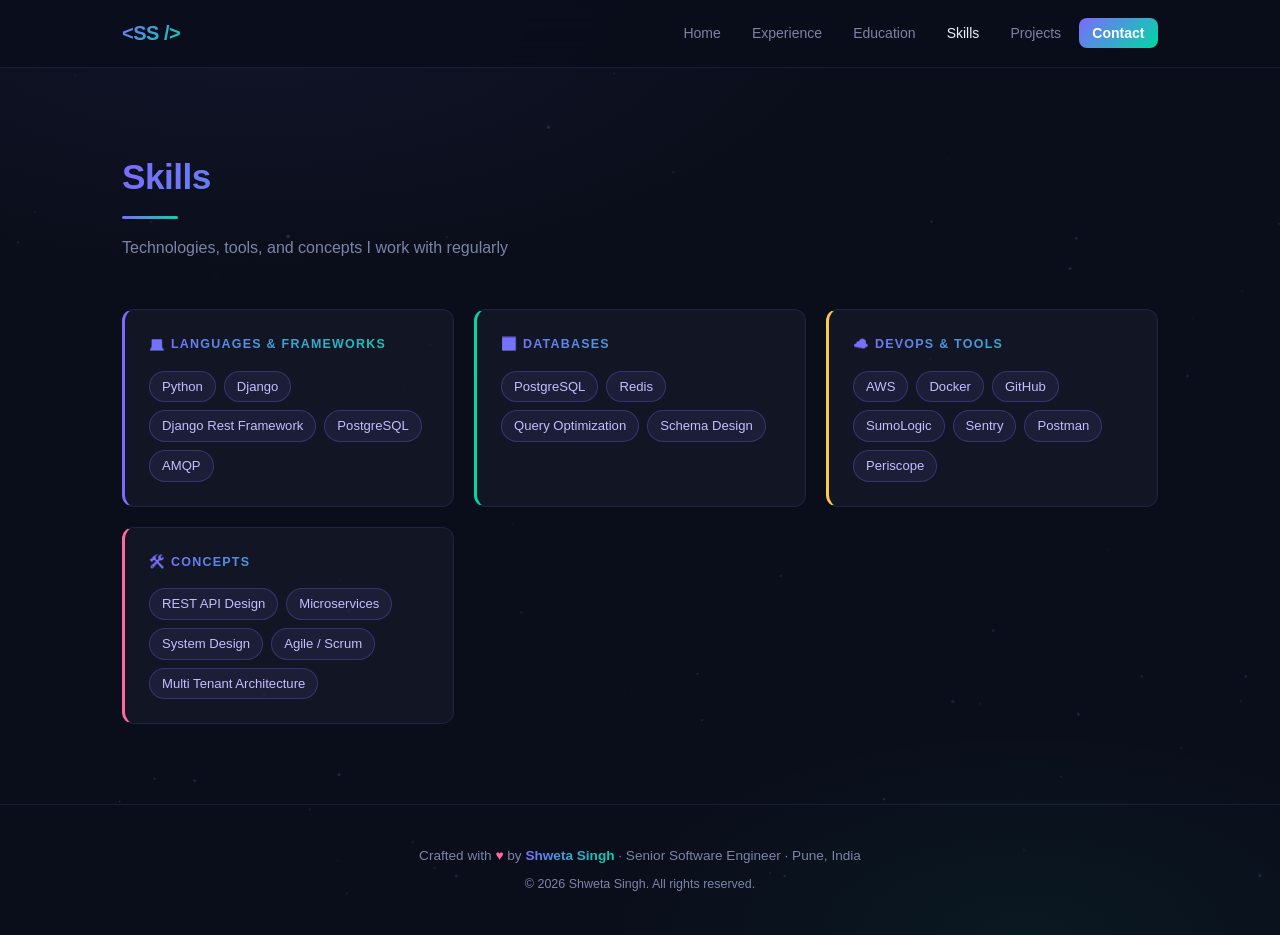
<file: skills.html>
<!DOCTYPE html>
<html lang="en">
<head>
  <meta charset="UTF-8" />
  <meta name="viewport" content="width=device-width, initial-scale=1.0" />
  <title>Skills — Shweta Singh</title>
  <link rel="stylesheet" href="style.css" />
  <link rel="icon"
    href="data:image/svg+xml,<svg xmlns='http://www.w3.org/2000/svg' viewBox='0 0 100 100'><text y='.9em' font-size='90'>⚡</text></svg>" />
  <style>
    .skills-section-grid {
      display: grid;
      grid-template-columns: repeat(auto-fill, minmax(280px, 1fr));
      gap: 1.25rem;
    }
    .skill-group {
      background: rgba(20, 24, 38, 0.8);
      border: 1px solid rgba(124,107,255,0.15);
      border-radius: var(--radius);
      padding: 1.5rem;
      transition: border-color var(--transition), transform var(--transition), box-shadow var(--transition);
    }
    .skill-group:hover {
      border-color: var(--accent-1);
      transform: translateY(-3px);
      box-shadow: 0 10px 36px rgba(124,107,255,0.15);
    }
    /* Colorful left accent per card */
    .skill-group:nth-child(1) { border-left: 3px solid var(--accent-1); }
    .skill-group:nth-child(2) { border-left: 3px solid var(--accent-2); }
    .skill-group:nth-child(3) { border-left: 3px solid var(--accent-4); }
    .skill-group:nth-child(4) { border-left: 3px solid var(--accent-3); }
    .skill-group:nth-child(5) { border-left: 3px solid var(--accent-1); }
    .skill-group:nth-child(6) { border-left: 3px solid var(--accent-2); }
    .skill-group-title {
      font-size: 0.78rem;
      font-weight: 700;
      letter-spacing: 0.1em;
      text-transform: uppercase;
      background: var(--grad-primary);
      -webkit-background-clip: text;
      -webkit-text-fill-color: transparent;
      background-clip: text;
      margin-bottom: 1rem;
      display: flex;
      align-items: center;
      gap: 0.5rem;
    }
    .tags { display: flex; flex-wrap: wrap; gap: 0.5rem; }
    .tag {
      background: rgba(124,107,255,0.1);
      border: 1px solid rgba(124,107,255,0.28);
      color: #c4beff;
      font-size: 0.82rem;
      padding: 0.25rem 0.75rem;
      border-radius: 20px;
      font-weight: 500;
      transition: background var(--transition), border-color var(--transition);
    }
    .tag:hover {
      background: rgba(124,107,255,0.2);
      border-color: rgba(124,107,255,0.5);
    }
  </style>
</head>
<body>

  <canvas id="particle-canvas" style="position:fixed;inset:0;pointer-events:none;z-index:0;opacity:0.25;"></canvas>

  <nav>
    <div class="nav-container">
      <a href="index.html" class="nav-logo">&lt;SS /&gt;</a>
      <ul class="nav-links">
        <li><a href="index.html">Home</a></li>
        <li><a href="experience.html">Experience</a></li>
        <li><a href="education.html">Education</a></li>
        <li><a href="skills.html">Skills</a></li>
        <li><a href="projects.html">Projects</a></li>
        <li><a href="contact.html" class="nav-cta">Contact</a></li>
      </ul>
      <div class="hamburger" id="hamburger"><span></span><span></span><span></span></div>
    </div>
  </nav>
  <div class="mobile-nav" id="mobile-nav">
    <a href="index.html">Home</a>
    <a href="experience.html">Experience</a>
    <a href="education.html">Education</a>
    <a href="skills.html">Skills</a>
    <a href="projects.html">Projects</a>
    <a href="contact.html">Contact</a>
  </div>

  <section class="page-section">
    <div class="container">
      <h2 class="section-title reveal">Skills</h2>
      <span class="section-line reveal"></span>
      <p class="section-subtitle reveal" style="white-space:nowrap;">Technologies, tools, and concepts I work with regularly</p>
    <div class="skills-section-grid">

      <div class="skill-group reveal">
        <div class="skill-group-title">&#128187; Languages & Frameworks</div>
        <div class="tags">
          <span class="tag">Python</span>
          <span class="tag">Django</span>
          <span class="tag">Django Rest Framework</span>
          <span class="tag">PostgreSQL</span>
          <span class="tag">AMQP</span>
          <!-- Add / remove as needed -->
        </div>
      </div>

      <div class="skill-group reveal">
        <div class="skill-group-title">&#128202; Databases</div>
        <div class="tags">
          <span class="tag">PostgreSQL</span>
          <span class="tag">Redis</span>
          <span class="tag">Query Optimization</span>
          <span class="tag">Schema Design</span>
        </div>
      </div>

      <div class="skill-group reveal">
        <div class="skill-group-title">&#9729;&#65039; DevOps &amp; Tools</div>
        <div class="tags">
          <span class="tag">AWS</span>
          <span class="tag">Docker</span>
          <span class="tag">GitHub</span>
          <span class="tag">SumoLogic</span>
          <span class="tag">Sentry</span>
          <span class="tag">Postman</span>
          <span class="tag">Periscope</span>
        </div>
      </div>

      <div class="skill-group reveal">
        <div class="skill-group-title">&#128736;&#65039; Concepts</div>
        <div class="tags">
          <span class="tag">REST API Design</span>
          <span class="tag">Microservices</span>
          <span class="tag">System Design</span>
          <span class="tag">Agile / Scrum</span>
          <span class="tag">Multi Tenant Architecture</span>
        </div>
      </div>

    </div>
  </section>

  <footer>
    <p>Crafted with <span>&#9829;</span> by <strong>Shweta Singh</strong> &middot; Senior Software Engineer &middot; Pune, India</p>
    <p style="margin-top:0.4rem;font-size:0.78rem;">&#169; 2026 Shweta Singh. All rights reserved.</p>
  </footer>

  <script src="script.js"></script>
</body>
</html>
</file>
<file: style.css>
/* ─────────────────────────────────────────────
   Shweta Singh Portfolio — style.css
   ───────────────────────────────────────────── */

/* ── Variables ───────────────────────────────── */
:root {
  --bg-primary:    #0a0e1a;
  --bg-secondary:  #0e1220;
  --surface:       #141826;
  --border:        #252d42;
  --accent-1:      #7c6bff;   /* vibrant violet */
  --accent-2:      #00d9a3;   /* vibrant teal   */
  --accent-3:      #ff6b9d;   /* coral / pink   */
  --accent-4:      #ffc947;   /* warm amber     */
  --text:          #eef0f8;
  --muted:         #7a84a8;
  --radius:        12px;
  --nav-h:         68px;
  --max-w:         1100px;
  --transition:    0.3s ease;

  /* Gradients */
  --grad-primary:  linear-gradient(135deg, var(--accent-1), var(--accent-2));
  --grad-warm:     linear-gradient(135deg, var(--accent-3), var(--accent-4));
  --grad-text:     linear-gradient(120deg, var(--accent-1) 0%, var(--accent-2) 60%, var(--accent-4) 100%);
}

/* ── Reset ───────────────────────────────────── */
*, *::before, *::after { box-sizing: border-box; margin: 0; padding: 0; }
html { scroll-behavior: smooth; font-size: 16px; }
body {
  background: var(--bg-primary);
  background-image:
    radial-gradient(ellipse 80% 50% at 20% 0%, rgba(124,107,255,0.07) 0%, transparent 60%),
    radial-gradient(ellipse 60% 40% at 80% 100%, rgba(0,217,163,0.05) 0%, transparent 55%);
  color: var(--text);
  font-family: -apple-system, BlinkMacSystemFont, "Segoe UI", Roboto,
               "Helvetica Neue", Arial, sans-serif;
  line-height: 1.65;
  overflow-x: hidden;
}
a { color: var(--accent-1); text-decoration: none; }
img { max-width: 100%; display: block; }

/* ── Navigation ──────────────────────────────── */
nav {
  position: fixed;
  inset: 0 0 auto 0;
  height: var(--nav-h);
  background: rgba(10, 14, 26, 0.85);
  backdrop-filter: blur(18px);
  -webkit-backdrop-filter: blur(18px);
  border-bottom: 1px solid rgba(124,107,255,0.15);
  z-index: 200;
}

.nav-container {
  max-width: var(--max-w);
  margin: 0 auto;
  height: 100%;
  display: flex;
  align-items: center;
  justify-content: space-between;
  padding: 0 2rem;
}

.nav-logo {
  font-size: 1.25rem;
  font-weight: 800;
  background: var(--grad-primary);
  -webkit-background-clip: text;
  -webkit-text-fill-color: transparent;
  background-clip: text;
  letter-spacing: -0.5px;
}

.nav-links {
  display: flex;
  gap: 0.25rem;
  list-style: none;
}

.nav-links a {
  color: var(--muted);
  font-size: 0.875rem;
  font-weight: 500;
  padding: 0.45rem 0.85rem;
  border-radius: 6px;
  transition: color var(--transition), background var(--transition);
}

.nav-links a:hover {
  color: var(--text);
  background: rgba(124,107,255,0.1);
}

.nav-cta {
  background: var(--grad-primary) !important;
  color: #fff !important;
  font-weight: 700 !important;
  border-radius: 8px !important;
  -webkit-text-fill-color: #fff !important;
}

.nav-cta:hover { opacity: 0.88; }

/* Hamburger */
.hamburger {
  display: none;
  flex-direction: column;
  gap: 5px;
  cursor: pointer;
  padding: 4px;
}
.hamburger span {
  display: block;
  width: 24px;
  height: 2px;
  background: var(--text);
  border-radius: 2px;
  transition: transform var(--transition), opacity var(--transition);
}
.hamburger.open span:nth-child(1) { transform: translateY(7px) rotate(45deg); }
.hamburger.open span:nth-child(2) { opacity: 0; }
.hamburger.open span:nth-child(3) { transform: translateY(-7px) rotate(-45deg); }

/* Mobile nav */
.mobile-nav {
  display: none;
  position: fixed;
  inset: var(--nav-h) 0 0 0;
  background: rgba(10, 14, 26, 0.97);
  backdrop-filter: blur(20px);
  -webkit-backdrop-filter: blur(20px);
  flex-direction: column;
  align-items: center;
  justify-content: center;
  gap: 1.5rem;
  z-index: 190;
}
.mobile-nav.open { display: flex; }
.mobile-nav a {
  color: var(--text);
  font-size: 1.4rem;
  font-weight: 600;
  transition: color var(--transition);
}
.mobile-nav a:hover { color: var(--accent-1); }

/* ── Shared layout ───────────────────────────── */
.container {
  max-width: var(--max-w);
  margin: 0 auto;
  padding: 5rem 2rem;
}

.section-title {
  font-size: clamp(1.6rem, 3.5vw, 2.2rem);
  font-weight: 800;
  letter-spacing: -0.5px;
  background: var(--grad-text);
  -webkit-background-clip: text;
  -webkit-text-fill-color: transparent;
  background-clip: text;
}

.section-line {
  display: block;
  width: 56px;
  height: 3px;
  background: var(--grad-primary);
  border-radius: 4px;
  margin: 0.6rem 0 1rem;
}

.section-subtitle {
  color: var(--muted);
  font-size: 1rem;
  max-width: 560px;
  margin-bottom: 3rem;
}

/* ── Buttons ─────────────────────────────────── */
.btn {
  display: inline-flex;
  align-items: center;
  gap: 0.45rem;
  padding: 0.72rem 1.5rem;
  border-radius: 10px;
  font-size: 0.9rem;
  font-weight: 700;
  cursor: pointer;
  transition: opacity var(--transition), transform var(--transition), box-shadow var(--transition);
  border: none;
}
.btn:hover { opacity: 0.9; transform: translateY(-2px); text-decoration: none; }

.btn-primary {
  background: var(--grad-primary);
  color: #fff;
  box-shadow: 0 4px 20px rgba(124,107,255,0.35);
}
.btn-primary:hover { box-shadow: 0 6px 28px rgba(124,107,255,0.5); }

.btn-outline {
  background: transparent;
  border: 1.5px solid rgba(124,107,255,0.4);
  color: var(--text);
}
.btn-outline:hover {
  border-color: var(--accent-1);
  background: rgba(124,107,255,0.08);
  box-shadow: 0 0 20px rgba(124,107,255,0.15);
}

.btn-accent {
  background: var(--grad-warm);
  color: #fff;
  box-shadow: 0 4px 20px rgba(255,107,157,0.3);
}
.btn-accent:hover { box-shadow: 0 6px 28px rgba(255,107,157,0.45); }

/* ── Hero ────────────────────────────────────── */
#home {
  min-height: 100vh;
  position: relative;
  display: flex;
  align-items: center;
  padding-top: var(--nav-h);
  overflow: hidden;
}

/* Gradient orbs */
.hero-orb {
  position: absolute;
  border-radius: 50%;
  filter: blur(80px);
  opacity: 0.22;
  pointer-events: none;
}
.hero-orb-1 { width: 540px; height: 540px; background: var(--accent-1); top: -140px; right: -80px; }
.hero-orb-2 { width: 400px; height: 400px; background: var(--accent-2); bottom: -60px; left: -120px; }
.hero-orb-3 { width: 280px; height: 280px; background: var(--accent-3); top: 38%; left: 38%; }

.hero-inner {
  max-width: var(--max-w);
  margin: 0 auto;
  padding: 4rem 2rem;
  display: grid;
  grid-template-columns: 1fr 420px;
  gap: 4rem;
  align-items: center;
  position: relative;
  z-index: 1;
  width: 100%;
}

.hero-badge {
  display: inline-flex;
  align-items: center;
  gap: 0.4rem;
  background: rgba(0,217,163,0.1);
  border: 1px solid rgba(0,217,163,0.35);
  color: var(--accent-2);
  font-size: 0.8rem;
  font-weight: 600;
  padding: 0.3rem 0.9rem;
  border-radius: 20px;
  margin-bottom: 1.25rem;
}

.hero-name {
  font-size: clamp(2.4rem, 5vw, 3.8rem);
  font-weight: 800;
  line-height: 1.1;
  letter-spacing: -1.5px;
  margin-bottom: 0.85rem;
}
.hero-name span {
  background: var(--grad-text);
  -webkit-background-clip: text;
  -webkit-text-fill-color: transparent;
  background-clip: text;
}

.hero-role {
  font-size: 1.15rem;
  color: var(--muted);
  margin-bottom: 0.35rem;
}

.hero-company {
  font-size: 0.875rem;
  color: var(--muted);
  margin-bottom: 1.4rem;
}

.hero-description {
  color: var(--muted);
  font-size: 1rem;
  max-width: 520px;
  margin-bottom: 2rem;
}
.hero-description strong { color: var(--text); }

.hero-buttons {
  display: flex;
  gap: 0.75rem;
  flex-wrap: wrap;
  margin-bottom: 3rem;
}

/* Stats */
.hero-stats {
  display: flex;
  gap: 1.25rem;
  flex-wrap: nowrap;
  align-items: flex-start;
}

.stat-item { text-align: left; }

.stat-num {
  font-size: 1.9rem;
  font-weight: 800;
  line-height: 1;
  letter-spacing: -1px;
  background: var(--grad-primary);
  -webkit-background-clip: text;
  -webkit-text-fill-color: transparent;
  background-clip: text;
}

.stat-label {
  font-size: 0.75rem;
  color: var(--muted);
  margin-top: 0.2rem;
  text-transform: uppercase;
  letter-spacing: 0.06em;
}

/* Profile image */
.hero-image-container {
  position: relative;
  display: flex;
  justify-content: center;
  align-items: center;
}

.profile-glow-wrap { position: relative; }

.profile-glow-ring {
  position: absolute;
  inset: -6px;
  border-radius: 50%;
  background: conic-gradient(
    var(--accent-1), var(--accent-2), var(--accent-4),
    var(--accent-3), var(--accent-1)
  );
  animation: spin 5s linear infinite;
  z-index: 0;
}

@keyframes spin { to { transform: rotate(360deg); } }

.profile-img-frame {
  position: relative;
  width: 260px;
  height: 260px;
  border-radius: 50%;
  overflow: hidden;
  border: 4px solid var(--bg-primary);
  z-index: 1;
  background: var(--surface);
  display: flex;
  align-items: center;
  justify-content: center;
}

.profile-img-frame img {
  width: 100%;
  height: 100%;
  object-fit: cover;
}

.profile-initials {
  font-size: 4rem;
  font-weight: 800;
  background: var(--grad-primary);
  -webkit-background-clip: text;
  -webkit-text-fill-color: transparent;
  background-clip: text;
}

/* Floating tech tags */
.tech-float {
  position: absolute;
  backdrop-filter: blur(10px);
  -webkit-backdrop-filter: blur(10px);
  color: var(--text);
  font-size: 0.78rem;
  font-weight: 700;
  padding: 0.5rem 1rem;
  border-radius: 20px;
  white-space: nowrap;
  animation: float 3s ease-in-out infinite;
}

.tf-1 {
  top: 5%; left: -10%; animation-delay: 0s;
  background: rgba(124,107,255,0.18);
  border: 1px solid rgba(124,107,255,0.45);
  color: #b8b0ff;
}
.tf-2 {
  top: 45%; right: -8%; animation-delay: 1s;
  background: rgba(0,217,163,0.15);
  border: 1px solid rgba(0,217,163,0.4);
  color: #00d9a3;
}
.tf-3 {
  bottom: 5%; left: -5%; animation-delay: 2s;
  background: rgba(255,107,157,0.15);
  border: 1px solid rgba(255,107,157,0.4);
  color: #ff9ec0;
}

@keyframes float {
  0%, 100% { transform: translateY(0); }
  50%       { transform: translateY(-9px); }
}

@keyframes pulse { 0%, 100% { opacity: 1; } 50% { opacity: 0; } }

/* ── Growth Timeline ──────────────────────────── */
.growth-timeline {
  position: relative;
  display: flex;
  flex-direction: column;
  gap: 0;
  max-width: 680px;
}

.growth-timeline::before {
  content: "";
  position: absolute;
  left: 18px;
  top: 10px;
  bottom: 10px;
  width: 2px;
  background: linear-gradient(to bottom, var(--accent-1), var(--accent-2), var(--accent-3));
  border-radius: 2px;
}

.growth-item {
  display: flex;
  align-items: flex-start;
  gap: 1.25rem;
  padding: 1.1rem 1.25rem 1.1rem 0;
  position: relative;
}

.growth-dot {
  width: 38px;
  height: 38px;
  border-radius: 50%;
  background: var(--surface);
  border: 2px solid rgba(124,107,255,0.4);
  display: flex;
  align-items: center;
  justify-content: center;
  font-size: 1rem;
  flex-shrink: 0;
  z-index: 1;
  box-shadow: 0 0 12px rgba(124,107,255,0.2);
}

.growth-parallel .growth-dot {
  border-color: rgba(255,107,157,0.5);
  box-shadow: 0 0 12px rgba(255,107,157,0.2);
}

.growth-content { padding-top: 0.35rem; }

.growth-role {
  font-size: 1rem;
  font-weight: 700;
  color: var(--text);
  display: flex;
  align-items: center;
  gap: 0.5rem;
  flex-wrap: wrap;
}

.growth-period {
  font-size: 0.82rem;
  color: var(--muted);
  margin-top: 0.2rem;
}

.growth-tag {
  font-size: 0.72rem;
  background: rgba(255,107,157,0.12);
  border: 1px solid rgba(255,107,157,0.35);
  color: var(--accent-3);
  padding: 0.1rem 0.55rem;
  border-radius: 12px;
  font-weight: 600;
}

/* ── Glass Cards ─────────────────────────────── */
.glass-card {
  background: rgba(20, 24, 38, 0.75);
  border: 1px solid rgba(124,107,255,0.12);
  backdrop-filter: blur(12px);
  -webkit-backdrop-filter: blur(12px);
  border-radius: var(--radius);
  padding: 1.75rem;
  transition: border-color var(--transition), transform var(--transition), box-shadow var(--transition);
}

.glass-card:hover {
  border-color: var(--accent-1);
  transform: translateY(-5px);
  box-shadow: 0 16px 48px rgba(124,107,255,0.18);
  text-decoration: none;
}

/* ── Highlights Grid ─────────────────────────── */
.highlights-grid {
  display: grid;
  grid-template-columns: repeat(auto-fill, minmax(230px, 1fr));
  gap: 1.25rem;
}

.highlight-card { display: flex; flex-direction: column; }

/* Colorful top border per card */
.highlight-card:nth-child(1) { border-top: 3px solid var(--accent-1); }
.highlight-card:nth-child(2) { border-top: 3px solid var(--accent-2); }
.highlight-card:nth-child(3) { border-top: 3px solid var(--accent-4); }
.highlight-card:nth-child(4) { border-top: 3px solid var(--accent-3); }

.highlight-icon { font-size: 1.8rem; margin-bottom: 0.85rem; }

.highlight-title {
  font-size: 1.05rem;
  font-weight: 800;
  margin-bottom: 0.5rem;
  color: var(--text);
}

.highlight-desc {
  font-size: 0.875rem;
  color: var(--muted);
  flex: 1;
  margin-bottom: 1rem;
}

.highlight-link {
  font-size: 0.82rem;
  font-weight: 700;
  background: var(--grad-primary);
  -webkit-background-clip: text;
  -webkit-text-fill-color: transparent;
  background-clip: text;
}

/* ── Contact CTA ─────────────────────────────── */
#contact-cta .section-line { margin: 0.6rem auto 1rem; }
#contact-cta .section-subtitle { margin: 0 auto 2rem; }

/* ── Footer ──────────────────────────────────── */
footer {
  border-top: 1px solid rgba(124,107,255,0.15);
  text-align: center;
  padding: 2.5rem 2rem;
  color: var(--muted);
  font-size: 0.85rem;
}
footer span { color: var(--accent-3); }
footer strong {
  background: var(--grad-primary);
  -webkit-background-clip: text;
  -webkit-text-fill-color: transparent;
  background-clip: text;
}

/* ── Page headers (inner pages) ───────────────── */
.page-hero {
  padding: calc(var(--nav-h) + 4rem) 2rem 3rem;
  max-width: var(--max-w);
  margin: 0 auto;
}
.page-hero h1 {
  font-size: clamp(2rem, 4vw, 3rem);
  font-weight: 800;
  letter-spacing: -1px;
  background: var(--grad-text);
  -webkit-background-clip: text;
  -webkit-text-fill-color: transparent;
  background-clip: text;
  display: inline-block;
}
.page-hero p { color: var(--muted); margin-top: 0.75rem; max-width: 520px; }

/* ── Section label ───────────────────────────── */
.section-label {
  display: inline-block;
  font-size: 0.75rem;
  font-weight: 700;
  letter-spacing: 0.12em;
  text-transform: uppercase;
  color: var(--accent-1);
  margin-bottom: 0.5rem;
}

/* ── Reveal Animation ────────────────────────── */
.reveal {
  opacity: 0;
  transform: translateY(24px);
  transition: opacity 0.55s ease, transform 0.55s ease;
}
.reveal.visible {
  opacity: 1;
  transform: translateY(0);
}

/* ── Responsive ──────────────────────────────── */
@media (max-width: 860px) {
  .hero-inner {
    grid-template-columns: 1fr;
    text-align: center;
    gap: 3rem;
  }
  .hero-description { margin: 0 auto 2rem; }
  .hero-buttons { justify-content: center; }
  .hero-stats { justify-content: center; }
  .hero-badge { margin: 0 auto 1.25rem; }
  .hero-image-container { order: -1; }
  .tf-1, .tf-2, .tf-3 { display: none; }
}

@media (max-width: 640px) {
  .nav-links { display: none; }
  .hamburger { display: flex; }
  .highlights-grid { grid-template-columns: 1fr; }
  .hero-stats { gap: 1.25rem; }
  .stat-num { font-size: 1.4rem; }
  .container { padding: 3.5rem 1.25rem; }
}

/* ── Experience Timeline ──────────────────────── */
.page-section { padding-top: var(--nav-h); }

.timeline {
  position: relative;
  display: flex;
  flex-direction: column;
  gap: 1.75rem;
  padding-left: 2rem;
}

.timeline::before {
  content: "";
  position: absolute;
  left: 18px;
  top: 8px;
  bottom: 8px;
  width: 2px;
  background: linear-gradient(to bottom,
    var(--accent-1), var(--accent-2), var(--accent-4), var(--accent-3));
  border-radius: 2px;
}

.timeline-item {
  position: relative;
  display: flex;
  gap: 1.5rem;
  align-items: flex-start;
}

.timeline-dot {
  position: absolute;
  left: -2rem;
  top: 1.25rem;
  width: 38px;
  height: 38px;
  border-radius: 50%;
  background: var(--surface);
  border: 2px solid rgba(124,107,255,0.45);
  display: flex;
  align-items: center;
  justify-content: center;
  font-size: 1rem;
  flex-shrink: 0;
  z-index: 1;
  box-shadow: 0 0 14px rgba(124,107,255,0.25);
}

.timeline-content {
  flex: 1;
  min-width: 0;
}

.timeline-header {
  display: flex;
  align-items: flex-start;
  justify-content: space-between;
  flex-wrap: wrap;
  gap: 0.75rem;
  margin-bottom: 0.85rem;
}

.timeline-title {
  font-size: 1.05rem;
  font-weight: 800;
  background: var(--grad-primary);
  -webkit-background-clip: text;
  -webkit-text-fill-color: transparent;
  background-clip: text;
  margin-bottom: 0.25rem;
}

.timeline-company {
  font-size: 0.875rem;
  font-weight: 600;
  color: var(--accent-2);
}

.timeline-period {
  font-size: 0.78rem;
  background: rgba(255,201,71,0.12);
  border: 1px solid rgba(255,201,71,0.3);
  color: var(--accent-4);
  padding: 0.2rem 0.75rem;
  border-radius: 12px;
  white-space: nowrap;
  font-weight: 600;
  flex-shrink: 0;
}

.timeline-desc {
  color: var(--muted);
  font-size: 0.9rem;
  line-height: 1.7;
}
.timeline-desc strong { color: var(--text); }

.achievement-list {
  list-style: none;
  padding: 0;
  margin: 0;
  display: flex;
  flex-direction: column;
  gap: 0.65rem;
}

.achievement-list li {
  color: var(--muted);
  font-size: 0.9rem;
  line-height: 1.7;
  padding-left: 1.4rem;
  position: relative;
}

.achievement-list li::before {
  content: "▸";
  position: absolute;
  left: 0;
  color: var(--accent-1);
  font-size: 0.8rem;
  top: 0.15rem;
}

.achievement-list li strong { color: var(--text); }

.exp-tags {
  display: flex;
  flex-wrap: wrap;
  gap: 0.45rem;
  margin-top: 1.1rem;
}

.exp-tag {
  font-size: 0.75rem;
  padding: 0.2rem 0.65rem;
  border-radius: 16px;
  background: rgba(124,107,255,0.1);
  border: 1px solid rgba(124,107,255,0.28);
  color: #c4beff;
  font-weight: 500;
}

@media (max-width: 640px) {
  .timeline { padding-left: 1.5rem; }
  .timeline-dot { left: -1.5rem; width: 30px; height: 30px; font-size: 0.8rem; }
  .timeline-header { flex-direction: column; }
}
</file>
